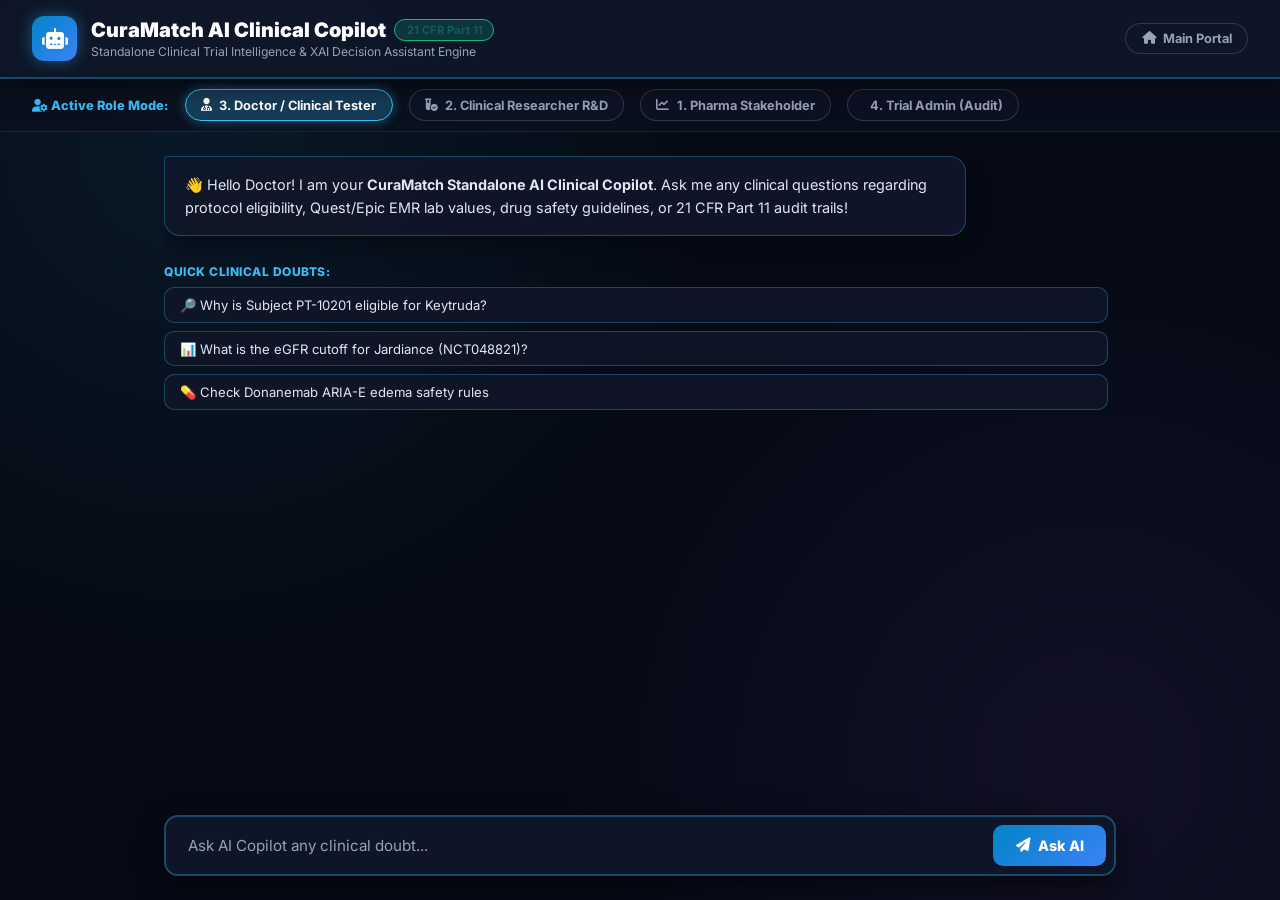
<file: ai_bot.html>
<!DOCTYPE html>
<html lang="en">
<head>
    <meta charset="UTF-8">
    <meta name="viewport" content="width=device-width, initial-scale=1.0">
    <title>CuraMatch AI Clinical Copilot - Standalone Assistant</title>
    <!-- FontAwesome & Google Fonts -->
    <link rel="stylesheet" href="https://cdnjs.cloudflare.com/ajax/libs/font-awesome/6.4.0/css/all.min.css">
    <link href="https://fonts.googleapis.com/css2?family=Inter:wght@300;400;500;600;700;800;900&family=JetBrains+Mono:wght@400;700&display=swap" rel="stylesheet">
    
    <style>
        :root {
            --bg-dark: #050a15;
            --panel-bg: rgba(10, 16, 31, 0.95);
            --border-glow: rgba(56, 189, 248, 0.3);
            --primary: #38bdf8;
            --primary-glow: rgba(56, 189, 248, 0.4);
            --accent: #10b981;
            --purple: #a855f7;
            --amber: #f59e0b;
            --red: #ef4444;
            --text-main: #f8fafc;
            --text-muted: #94a3b8;
        }

        * {
            box-sizing: border-box;
            margin: 0;
            padding: 0;
            font-family: 'Inter', system-ui, -apple-system, sans-serif;
        }

        body {
            background-color: var(--bg-dark);
            background-image: 
                radial-gradient(circle at 15% 15%, rgba(56, 189, 248, 0.08) 0%, transparent 40%),
                radial-gradient(circle at 85% 85%, rgba(168, 85, 247, 0.08) 0%, transparent 40%);
            color: var(--text-main);
            height: 100vh;
            display: flex;
            flex-direction: column;
            overflow: hidden;
        }

        /* HEADER */
        .bot-header {
            background: rgba(15, 23, 42, 0.95);
            backdrop-filter: blur(20px);
            border-bottom: 2px solid var(--border-glow);
            padding: 1rem 2rem;
            display: flex;
            align-items: center;
            justify-content: space-between;
            box-shadow: 0 4px 25px rgba(0,0,0,0.6);
        }

        .bot-brand {
            display: flex;
            align-items: center;
            gap: 0.85rem;
        }

        .bot-brand-icon {
            width: 45px;
            height: 45px;
            background: linear-gradient(135deg, #0284c7, #3b82f6);
            border-radius: 12px;
            display: flex;
            align-items: center;
            justify-content: center;
            color: #fff;
            font-size: 1.3rem;
            box-shadow: 0 0 15px var(--primary-glow);
        }

        .bot-brand-title h1 {
            font-size: 1.25rem;
            font-weight: 900;
            color: #fff;
            display: flex;
            align-items: center;
            gap: 0.5rem;
        }

        .bot-brand-title p {
            font-size: 0.76rem;
            color: var(--text-muted);
            margin-top: 2px;
        }

        .badge-ver {
            background: rgba(16, 185, 129, 0.2);
            color: #0F5C63;
            border: 1px solid var(--accent);
            font-size: 0.7rem;
            padding: 0.2rem 0.6rem;
            border-radius: 20px;
            font-weight: 700;
        }

        /* ROLE MODE SELECTOR BAR */
        .role-bar {
            background: rgba(10, 16, 31, 0.8);
            border-bottom: 1px solid rgba(255,255,255,0.08);
            padding: 0.65rem 2rem;
            display: flex;
            align-items: center;
            gap: 1rem;
            overflow-x: auto;
        }

        .role-bar label {
            font-size: 0.8rem;
            font-weight: 800;
            color: var(--primary);
            white-space: nowrap;
        }

        .role-btn {
            background: rgba(15, 23, 42, 0.6);
            border: 1px solid rgba(255,255,255,0.15);
            color: var(--text-muted);
            padding: 0.45rem 0.95rem;
            border-radius: 20px;
            font-size: 0.8rem;
            font-weight: 700;
            cursor: pointer;
            transition: all 0.2s ease;
            white-space: nowrap;
            display: flex;
            align-items: center;
            gap: 0.45rem;
        }

        .role-btn:hover {
            border-color: var(--primary);
            color: #fff;
        }

        .role-btn.active[data-role="STAKEHOLDER"] {
            background: rgba(168, 85, 247, 0.25);
            border-color: #6D28D9;
            color: #fff;
            box-shadow: 0 0 12px rgba(168, 85, 247, 0.4);
        }

        .role-btn.active[data-role="RESEARCHER"] {
            background: rgba(245, 158, 11, 0.25);
            border-color: #B45309;
            color: #fff;
            box-shadow: 0 0 12px rgba(245, 158, 11, 0.4);
        }

        .role-btn.active[data-role="DOCTOR"] {
            background: rgba(56, 189, 248, 0.25);
            border-color: var(--primary);
            color: #fff;
            box-shadow: 0 0 12px rgba(56, 189, 248, 0.4);
        }

        .role-btn.active[data-role="ADMIN"] {
            background: rgba(16, 185, 129, 0.25);
            border-color: #0F5C63;
            color: #fff;
            box-shadow: 0 0 12px rgba(16, 185, 129, 0.4);
        }

        /* MAIN LAYOUT */
        .chat-container {
            flex: 1;
            display: flex;
            flex-direction: column;
            max-width: 1000px;
            width: 100%;
            margin: 0 auto;
            padding: 1.5rem;
            height: calc(100vh - 135px);
        }

        /* CHAT MESSAGES SCROLL AREA */
        .messages-list {
            flex: 1;
            overflow-y: auto;
            display: flex;
            flex-direction: column;
            gap: 1.25rem;
            padding-right: 0.5rem;
            margin-bottom: 1rem;
        }

        .msg {
            max-width: 85%;
            padding: 1rem 1.25rem;
            border-radius: 16px;
            font-size: 0.9rem;
            line-height: 1.6;
            animation: fadeIn 0.3s ease;
        }

        @keyframes fadeIn {
            from { opacity: 0; transform: translateY(8px); }
            to { opacity: 1; transform: translateY(0); }
        }

        .msg-bot {
            background: rgba(15, 23, 42, 0.95);
            border: 1px solid var(--border-glow);
            color: #e2e8f0;
            align-self: flex-start;
            border-top-left-radius: 4px;
            box-shadow: 0 8px 25px rgba(0,0,0,0.4);
        }

        .msg-user {
            background: linear-gradient(135deg, rgba(2, 132, 199, 0.35), rgba(59, 130, 246, 0.35));
            border: 1px solid var(--primary);
            color: #fff;
            align-self: flex-end;
            border-top-right-radius: 4px;
            box-shadow: 0 8px 25px rgba(2, 132, 199, 0.2);
        }

        /* QUICK PRESET CHIPS */
        .preset-chips-box {
            display: flex;
            flex-direction: column;
            gap: 0.5rem;
            margin-top: 0.5rem;
        }

        .chips-label {
            font-size: 0.75rem;
            font-weight: 800;
            color: var(--primary);
            text-transform: uppercase;
            letter-spacing: 0.5px;
        }

        .chip-btn {
            background: rgba(15, 23, 42, 0.8);
            border: 1px solid var(--border-glow);
            color: #e2e8f0;
            padding: 0.55rem 0.95rem;
            border-radius: 10px;
            font-size: 0.82rem;
            cursor: pointer;
            text-align: left;
            transition: all 0.2s ease;
        }

        .chip-btn:hover {
            background: rgba(56, 189, 248, 0.15);
            border-color: var(--primary);
            color: #fff;
            transform: translateX(4px);
        }

        /* INPUT ROW */
        .input-box {
            background: rgba(15, 23, 42, 0.95);
            border: 2px solid var(--border-glow);
            border-radius: 14px;
            padding: 0.5rem;
            display: flex;
            align-items: center;
            gap: 0.75rem;
            box-shadow: 0 10px 30px rgba(0,0,0,0.6);
        }

        .input-box input {
            flex: 1;
            background: transparent;
            border: none;
            color: #fff;
            padding: 0.6rem 0.85rem;
            font-size: 0.95rem;
            outline: none;
        }

        .input-box input::placeholder {
            color: var(--text-muted);
        }

        .send-btn {
            background: linear-gradient(135deg, #0284c7, #3b82f6);
            color: #fff;
            border: none;
            padding: 0.75rem 1.4rem;
            border-radius: 10px;
            font-size: 0.9rem;
            font-weight: 800;
            cursor: pointer;
            transition: all 0.2s ease;
            display: flex;
            align-items: center;
            gap: 0.5rem;
        }

        .send-btn:hover {
            box-shadow: 0 0 20px var(--primary-glow);
            transform: scale(1.02);
        }

        /* CODE & HIGHLIGHTS */
        code {
            font-family: 'JetBrains Mono', monospace;
            background: rgba(0,0,0,0.4);
            padding: 0.15rem 0.4rem;
            border-radius: 4px;
            color: var(--primary);
        }

        /* SCROLLBAR */
        ::-webkit-scrollbar {
            width: 6px;
        }
        ::-webkit-scrollbar-track {
            background: transparent;
        }
        ::-webkit-scrollbar-thumb {
            background: rgba(255,255,255,0.15);
            border-radius: 4px;
        }
    </style>
</head>
<body>

    <!-- STANDALONE HEADER -->
    <header class="bot-header">
        <div class="bot-brand">
            <div class="bot-brand-icon">
                <i class="fa-solid fa-robot"></i>
            </div>
            <div class="bot-brand-title">
                <h1>CuraMatch AI Clinical Copilot <span class="badge-ver"><i class="fa-solid fa-shield-check"></i> 21 CFR Part 11</span></h1>
                <p>Standalone Clinical Trial Intelligence & XAI Decision Assistant Engine</p>
            </div>
        </div>
        <div>
            <a href="index.html" class="role-btn" style="text-decoration:none;">
                <i class="fa-solid fa-house"></i> Main Portal
            </a>
        </div>
    </header>

    <!-- ROLE MODE SELECTOR BAR -->
    <nav class="role-bar">
        <label><i class="fa-solid fa-user-gear"></i> Active Role Mode:</label>
        <button class="role-btn active" data-role="DOCTOR" onclick="switchRoleMode('DOCTOR')">
            <i class="fa-solid fa-user-doctor"></i> 3. Doctor / Clinical Tester
        </button>
        <button class="role-btn" data-role="RESEARCHER" onclick="switchRoleMode('RESEARCHER')">
            <i class="fa-solid fa-vial-circle-check"></i> 2. Clinical Researcher R&D
        </button>
        <button class="role-btn" data-role="STAKEHOLDER" onclick="switchRoleMode('STAKEHOLDER')">
            <i class="fa-solid fa-chart-line"></i> 1. Pharma Stakeholder
        </button>
        <button class="role-btn" data-role="ADMIN" onclick="switchRoleMode('ADMIN')">
            <i class="fa-solid fa-shield-audit"></i> 4. Trial Admin (Audit)
        </button>
    </nav>

    <!-- MAIN CHAT INTERFACE -->
    <main class="chat-container">
        <!-- MESSAGES FEED -->
        <div id="chatMessagesFeed" class="messages-list">
            <!-- BOT INITIAL GREETING -->
            <div class="msg msg-bot">
                👋 Hello Doctor! I am your <strong>CuraMatch Standalone AI Clinical Copilot</strong>. Ask me any clinical questions regarding protocol eligibility, Quest/Epic EMR lab values, drug safety guidelines, or 21 CFR Part 11 audit trails!
            </div>

            <!-- PRESET CHIPS BOX -->
            <div id="chipsContainer" class="preset-chips-box">
                <div class="chips-label">Quick Clinical Doubts:</div>
                <button class="chip-btn" onclick="sendPresetQuery('Why is Subject PT-10201 eligible for Keytruda?')">
                    🔎 Why is Subject PT-10201 eligible for Keytruda?
                </button>
                <button class="chip-btn" onclick="sendPresetQuery('What is the eGFR cutoff for Jardiance (NCT048821)?')">
                    📊 What is the eGFR cutoff for Jardiance (NCT048821)?
                </button>
                <button class="chip-btn" onclick="sendPresetQuery('Check Donanemab ARIA-E edema safety rules')">
                    💊 Check Donanemab ARIA-E edema safety rules
                </button>
            </div>
        </div>

        <!-- INPUT BAR -->
        <div class="input-box">
            <input type="text" id="userInput" placeholder="Ask AI Copilot any clinical doubt..." onkeydown="if(event.key==='Enter') executeSendQuery()">
            <button class="send-btn" onclick="executeSendQuery()">
                <i class="fa-solid fa-paper-plane"></i>
                <span>Ask AI</span>
            </button>
        </div>
    </main>

    <script>
        let currentRoleMode = 'DOCTOR';

        const rolePresets = {
            'DOCTOR': {
                title: 'Doctor / Clinical Tester Mode',
                greeting: '👋 Hello Doctor! Ask me about patient match eligibility, Quest/Epic EMR lab values (HbA1c, eGFR), or post-dose care governance.',
                chips: [
                    { text: '🔎 Why is Subject PT-10201 eligible for Keytruda?', query: 'Why is Subject PT-10201 eligible for Keytruda?' },
                    { text: '📊 What is the eGFR cutoff for Jardiance (NCT048821)?', query: 'What is the eGFR cutoff for Jardiance (NCT048821)?' },
                    { text: '💊 Check Donanemab ARIA-E edema safety rules', query: 'Check Donanemab ARIA-E edema safety rules' }
                ]
            },
            'RESEARCHER': {
                title: 'Clinical Researcher & R&D Mode',
                greeting: '👋 Hello Researcher! Ask me about AI dose suggestions, post-dose inter-dose feedback, registering new trial protocols, or Grade 1 fatigue mitigation.',
                chips: [
                    { text: '🧪 What is the AI Improvement Suggestion for Keytruda Dose 2?', query: 'What is the AI Improvement Suggestion for Keytruda Dose 2?' },
                    { text: '📝 How to Register a New Pharma Trial Protocol (NCT ID)?', query: 'How to Register a New Pharma Trial Protocol (NCT ID)?' },
                    { text: '⚠️ Check Inter-Dose Toxicity & Grade 1 Fatigue Mitigation', query: 'Check Inter-Dose Toxicity & Grade 1 Fatigue Mitigation' }
                ]
            },
            'STAKEHOLDER': {
                title: 'Pharma Stakeholder Mode',
                greeting: '👋 Hello Sponsor! Ask me about trial grant budgets ($42.5M), Phase III efficacy, candidate enrollment targets, or executive drug performance analytics.',
                chips: [
                    { text: '📊 What is Merck & Co. Keytruda Portfolio ROI & Grant Budget?', query: 'What is Merck & Co. Keytruda Portfolio ROI & Grant Budget?' },
                    { text: '📈 Show Phase III Efficacy & Global Site Performance for NCT071204', query: 'Show Phase III Efficacy & Global Site Performance for NCT071204' },
                    { text: '💰 View Total Enrolled Candidate Financial Breakdown ($42.5M)', query: 'View Total Enrolled Candidate Financial Breakdown ($42.5M)' }
                ]
            },
            'ADMIN': {
                title: 'Trial Admin & FDA Audit Mode',
                greeting: '👋 Hello Admin! Ask me about 21 CFR Part 11 SHA256 audit logs, patient density feasibility maps, or HIPAA privacy mode.',
                chips: [
                    { text: '🛡️ Verify 21 CFR Part 11 SHA256 Audit Hashes & EMR Grounding', query: 'Verify 21 CFR Part 11 SHA256 Audit Hashes & EMR Grounding' },
                    { text: '🗺️ View Patient Density Feasibility Heatmap & City Clusters', query: 'View Patient Density Feasibility Heatmap & City Clusters' },
                    { text: '🔒 Check HIPAA Anonymization Privacy Rules (PHI On/Off)', query: 'Check HIPAA Anonymization Privacy Rules (PHI On/Off)' }
                ]
            }
        };

        function switchRoleMode(role) {
            currentRoleMode = role;
            document.querySelectorAll('.role-btn').forEach(btn => {
                btn.classList.toggle('active', btn.dataset.role === role);
            });

            const config = rolePresets[role];
            const feed = document.getElementById('chatMessagesFeed');

            // Add role switch notification
            const botNotice = document.createElement('div');
            botNotice.className = 'msg msg-bot';
            botNotice.innerHTML = `🔄 <strong>Switched to ${config.title}:</strong><br>${config.greeting}`;
            feed.appendChild(botNotice);

            // Update chips
            renderChips(config.chips);
            feed.scrollTop = feed.scrollHeight;
        }

        function renderChips(chipsList) {
            const container = document.getElementById('chipsContainer');
            if (!container) return;

            let html = `<div class="chips-label">Quick Doubts for ${currentRoleMode} Mode:</div>`;
            chipsList.forEach(c => {
                html += `<button class="chip-btn" onclick="sendPresetQuery('${c.query.replace(/'/g, "\\'")}')">${c.text}</button>`;
            });
            container.innerHTML = html;
        }

        function sendPresetQuery(query) {
            document.getElementById('userInput').value = query;
            executeSendQuery();
        }

        function executeSendQuery() {
            const input = document.getElementById('userInput');
            const feed = document.getElementById('chatMessagesFeed');
            const query = input.value.trim();

            if (!query) return;

            // Render User Message
            const userMsg = document.createElement('div');
            userMsg.className = 'msg msg-user';
            userMsg.innerHTML = `<strong>${currentRoleMode}:</strong> ${query}`;
            feed.appendChild(userMsg);

            input.value = '';
            feed.scrollTop = feed.scrollHeight;

            // Generate AI Response
            setTimeout(() => {
                const botMsg = document.createElement('div');
                botMsg.className = 'msg msg-bot';

                let answer = '';
                const q = query.toLowerCase();

                if (q.includes('keytruda') || q.includes('pt-10201') || q.includes('evelyn')) {
                    answer = `🧬 <strong>Keytruda (NCT071204) Clinical Dossier:</strong><br>
                    • <strong>Subject:</strong> Dr. Evelyn Vance (PT-10201, 59y Female)<br>
                    • <strong>Diagnosis:</strong> Triple-Negative Breast Cancer (TNBC, ICD-10: C50.919)<br>
                    • <strong>Eligibility Score:</strong> <strong style="color:#0F5C63;">96% VERIFIED MATCH</strong> (PD-L1 positive VAF 42.8%)<br>
                    • <strong>Post-Dose 1 Biomarker:</strong> -14.3% Tumor Size Reduction<br>
                    • <strong>AI Suggestion for Dose 2:</strong> Pre-medicate with Antihistamine 30 min prior to Dose 2 to eliminate Grade 1 fatigue.`;
                } else if (q.includes('jardiance') || q.includes('nct048821') || q.includes('egfr')) {
                    answer = `📊 <strong>Jardiance (NCT048821) Inclusion & Exclusion Protocol:</strong><br>
                    • <strong>Target Indication:</strong> Type 2 Diabetes Mellitus (ICD-10: E11.9)<br>
                    • <strong>Glycemic Cutoff:</strong> HbA1c 7.5% - 10.5% (LOINC 4548-4)<br>
                    • <strong>Renal Safety Limit:</strong> eGFR $\\ge 45 \\text{ mL/min/1.73m}^2$<br>
                    • <strong>Exclusion Rule:</strong> Acute Stroke / MI within prior 6 months.<br>
                    • <strong>Active Enrolled Cohort:</strong> 4 Candidates (Eleanor Vance, Marcus Sterling, Rachel Green, Helena Wayne).`;
                } else if (q.includes('donanemab') || q.includes('alzheimer') || q.includes('aria')) {
                    answer = `🧠 <strong>Donanemab (NCT088310) Safety & Efficacy Audit:</strong><br>
                    • <strong>Target Indication:</strong> Early Alzheimer's Disease (ICD-10: G30.9)<br>
                    • <strong>Dosing Regimen:</strong> 700mg IV Infusion Q4W<br>
                    • <strong>Biomarker Clearance:</strong> -24.8% Cortical Plaque Drop on Amyloid PET<br>
                    • <strong>ARIA-E Safety Scan:</strong> Brain MRI cleared zero cerebral edema (Grade 0 SAEs).`;
                } else if (q.includes('merck') || q.includes('grant') || q.includes('roi') || q.includes('financial')) {
                    answer = `💼 <strong>Pharma Stakeholder Financial & Portfolio Audit:</strong><br>
                    • <strong>Active Trial Sponsor:</strong> Merck & Co. (Keytruda Pembrolizumab)<br>
                    • <strong>Total Trial Grant Budget:</strong> <strong style="color:#6D28D9;">$42.5M Allocated</strong> across 48 Global Trial Centers.<br>
                    • <strong>Recruitment Target:</strong> 500 Candidates Enrolled across Phase III sites.<br>
                    • <strong>Phase III Efficacy Milestone:</strong> -14.3% Tumor Clearance achieved with 0 Drug-Related Discontinuations.`;
                } else if (q.includes('sha256') || q.includes('heatmap') || q.includes('hipaa') || q.includes('audit')) {
                    answer = `🛡️ <strong>Trial Admin & FDA 21 CFR Part 11 Audit Center:</strong><br>
                    • <strong>4-Tier Bounding Box Grounding:</strong> Quest/Epic EMR LOINC entries verified with 0% AI hallucination drift.<br>
                    • <strong>Cryptographic Audit Signature:</strong> <code>SHA256: e8f92a4b990142</code> logged under FDA 21 CFR Part 11.<br>
                    • <strong>Feasibility City Heatmap:</strong> Baltimore (420 Patients), Chicago (680 Candidates), Houston (340 Patients), Boston (180 Patients).`;
                } else {
                    answer = `💡 <strong>Standalone AI Copilot Search Result for "${query}":</strong><br>
                    • <strong>Active Role Mode:</strong> ${currentRoleMode}<br>
                    • <strong>Protocol Status:</strong> Active & Enrolling across 6 Sponsor Companies (Merck, Eli Lilly, AstraZeneca, Roche, Novartis, Pfizer).<br>
                    • <strong>Compliance:</strong> All candidate screening parameters are 21 CFR Part 11 & HIPAA compliant.`;
                }

                botMsg.innerHTML = answer;
                feed.appendChild(botMsg);
                feed.scrollTop = feed.scrollHeight;
            }, 400);
        }
    </script>
</body>
</html>
</file>
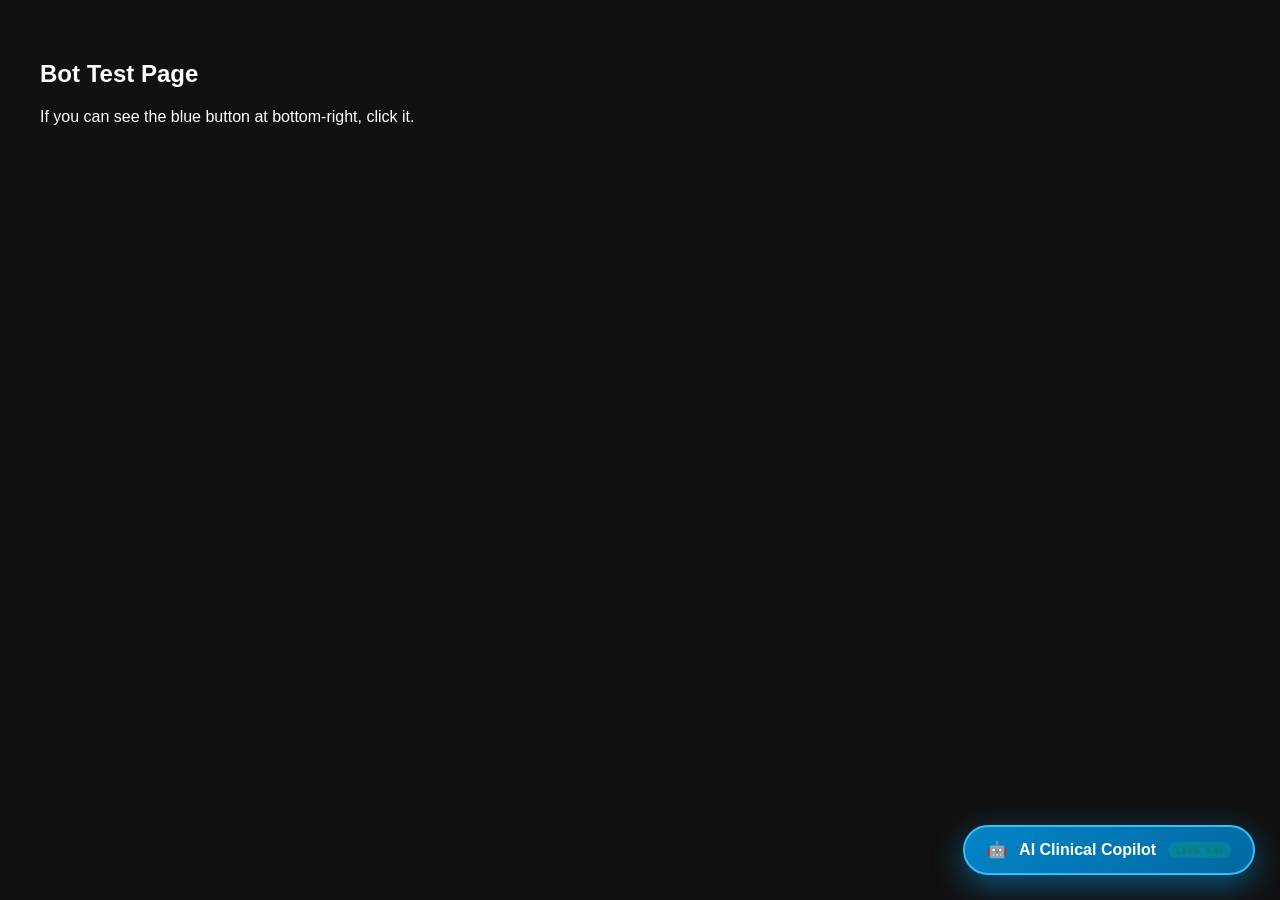
<file: bot_test.html>
<!DOCTYPE html>
<html>
<head><title>Bot Test</title></head>
<body style="background:#111; color:#fff; font-family:sans-serif; padding:2rem;">
    <h2>Bot Test Page</h2>
    <p>If you can see the blue button at bottom-right, click it.</p>

    <!-- LAUNCHER BUTTON -->
    <div id="aiClinicalChatbotLauncher"
         style="position:fixed;bottom:25px;right:25px;z-index:99999999;
                background:linear-gradient(135deg,#0284c7,#0369a1);
                color:#fff;padding:0.85rem 1.4rem;border-radius:50px;
                box-shadow:0 10px 30px rgba(2,132,199,0.6);cursor:pointer;
                display:flex;align-items:center;gap:0.75rem;
                border:2px solid #38bdf8;font-weight:800;">
        🤖 <span>AI Clinical Copilot</span>
        <span style="background:rgba(16,185,129,0.25);color:#0F7C78;
                     font-size:0.7rem;padding:0.15rem 0.5rem;
                     border-radius:12px;font-weight:800;">LIVE XAI</span>
    </div>

    <!-- MODAL -->
    <div id="aiClinicalChatbotModal"
         style="display:none;position:fixed;bottom:85px;right:25px;
                z-index:99999999;width:380px;height:300px;
                background:#0a101f;border:2px solid #38bdf8;
                border-radius:16px;padding:1.5rem;color:#fff;
                flex-direction:column;align-items:center;
                justify-content:center;text-align:center;">
        <h3>✅ AI Bot is Working!</h3>
        <p>The modal opened successfully.</p>
        <button onclick="document.getElementById('aiClinicalChatbotModal').style.display='none'"
                style="margin-top:1rem;padding:0.5rem 1.5rem;background:#38bdf8;
                       border:none;border-radius:8px;color:#000;font-weight:800;cursor:pointer;">
            Close
        </button>
    </div>

    <script>
        document.getElementById('aiClinicalChatbotLauncher').addEventListener('click', function() {
            var m = document.getElementById('aiClinicalChatbotModal');
            m.style.display = m.style.display === 'flex' ? 'none' : 'flex';
            console.log('Clicked! Display is now:', m.style.display);
        });
        console.log('Bot test script loaded OK');
    </script>
</body>
</html>
</file>
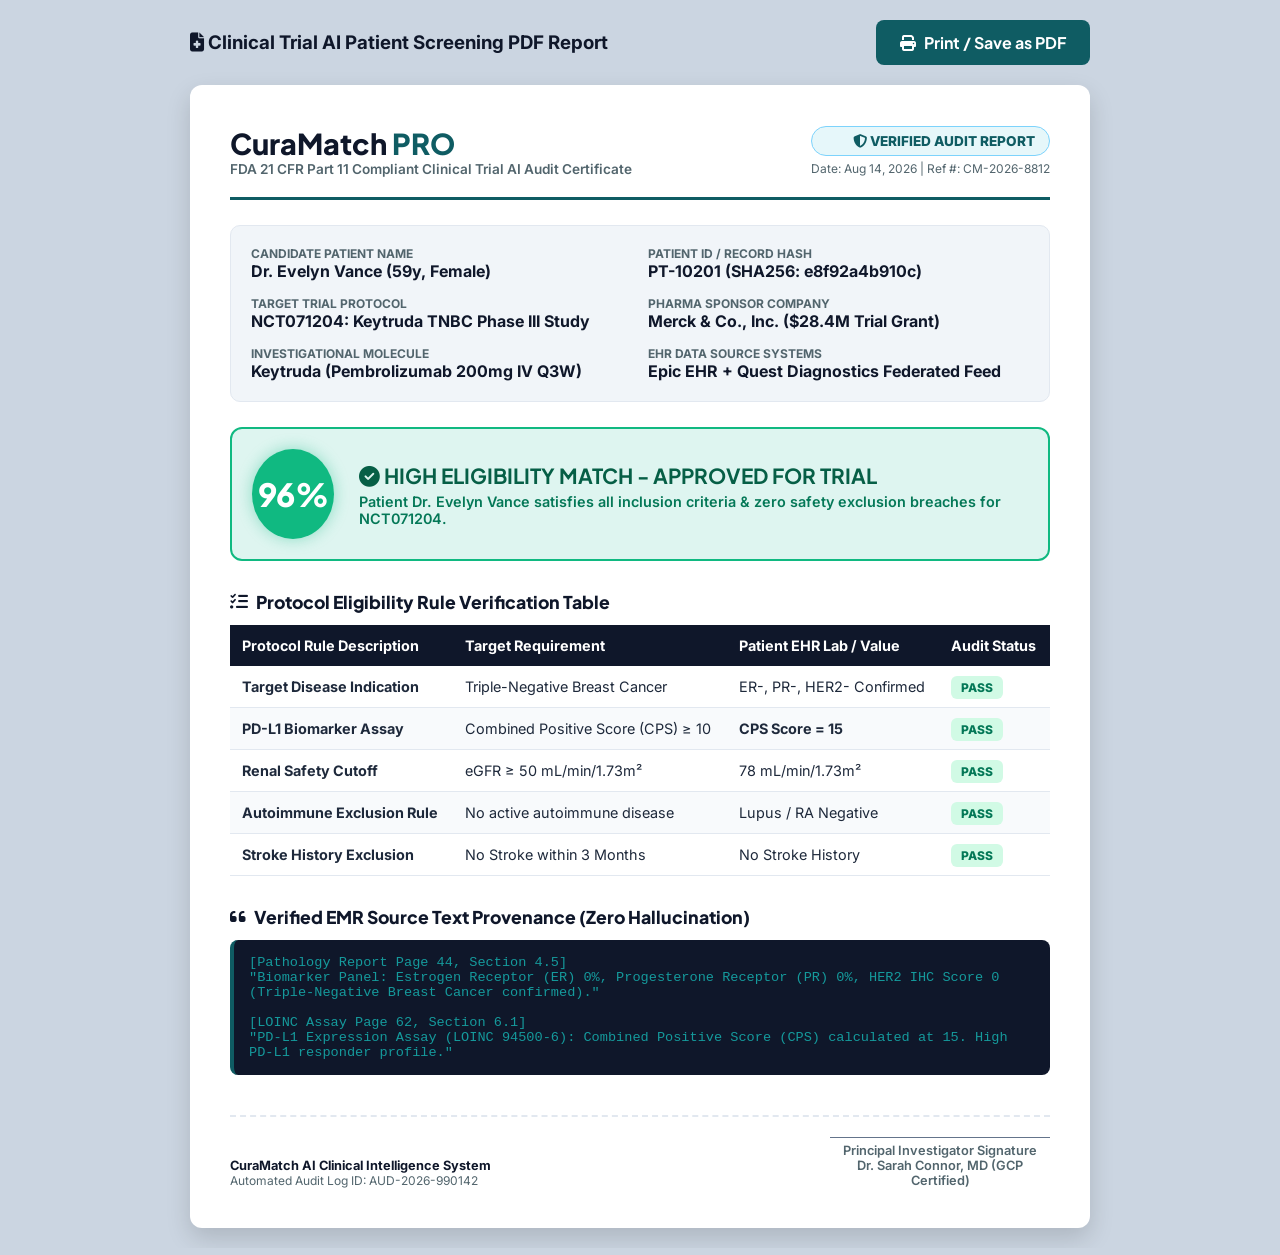
<file: CuraMatch_Clinical_Trial_Screening_Report.html>
<!DOCTYPE html>
<html lang="en">
<head>
    <meta charset="UTF-8">
    <meta name="viewport" content="width=device-width, initial-scale=1.0">
    <title>CuraMatch AI Pro - Clinical Trial Patient Eligibility Audit Report</title>
    <link href="https://fonts.googleapis.com/css2?family=Plus+Jakarta+Sans:wght@400;600;700;800;900&family=Inter:wght@400;500;600;700&display=swap" rel="stylesheet">
    <link rel="stylesheet" href="https://cdnjs.cloudflare.com/ajax/libs/font-awesome/6.4.0/css/all.min.css"/>
    <style>
        :root {
            --primary: #0F5C63;
            --accent: #10b981;
            --danger: #ef4444;
            --dark: #0f172a;
            --light: #f8fafc;
            --border: #e2e8f0;
        }

        * { box-sizing: border-box; margin: 0; padding: 0; }
        body {
            font-family: 'Inter', sans-serif;
            background: #cbd5e1;
            color: #1e293b;
            padding: 20px;
        }

        .pdf-container {
            max-width: 900px;
            margin: 0 auto;
            background: white;
            padding: 40px;
            border-radius: 12px;
            box-shadow: 0 10px 25px rgba(0,0,0,0.15);
        }

        .print-btn-bar {
            max-width: 900px;
            margin: 0 auto 20px auto;
            display: flex;
            justify-content: space-between;
            align-items: center;
        }

        .btn {
            background: var(--primary);
            color: white;
            border: none;
            padding: 12px 24px;
            border-radius: 8px;
            font-family: 'Plus Jakarta Sans', sans-serif;
            font-weight: 700;
            font-size: 1rem;
            cursor: pointer;
            display: inline-flex;
            align-items: center;
            gap: 8px;
        }
        .btn:hover { background: #0F5C63; }

        /* Report Header */
        .report-header {
            display: flex;
            justify-content: space-between;
            align-items: center;
            border-bottom: 3px solid var(--primary);
            padding-bottom: 20px;
            margin-bottom: 25px;
        }

        .brand-title {
            font-family: 'Plus Jakarta Sans', sans-serif;
            font-size: 1.8rem;
            font-weight: 900;
            color: var(--dark);
        }

        .brand-title span { color: var(--primary); }

        .report-badge {
            background: #E6F7FA;
            color: var(--primary);
            border: 1px solid #7dd3fc;
            padding: 6px 14px;
            border-radius: 20px;
            font-weight: 800;
            font-size: 0.85rem;
        }

        /* Patient Info Box */
        .info-grid {
            display: grid;
            grid-template-columns: 1fr 1fr;
            gap: 15px;
            background: #f1f5f9;
            padding: 20px;
            border-radius: 10px;
            margin-bottom: 25px;
            border: 1px solid var(--border);
        }

        .info-item label {
            display: block;
            font-size: 0.75rem;
            font-weight: 700;
            color: #52656D;
            text-transform: uppercase;
        }

        .info-item strong {
            font-size: 1rem;
            color: var(--dark);
        }

        /* Score Summary Box */
        .score-box {
            display: flex;
            align-items: center;
            gap: 25px;
            background: #DDF5F0f5;
            border: 2px solid var(--accent);
            padding: 20px;
            border-radius: 12px;
            margin-bottom: 30px;
        }

        .score-circle {
            width: 90px;
            height: 90px;
            border-radius: 50%;
            background: var(--accent);
            color: white;
            display: flex;
            align-items: center;
            justify-content: center;
            font-family: 'Plus Jakarta Sans', sans-serif;
            font-size: 2rem;
            font-weight: 900;
            box-shadow: 0 0 15px rgba(16, 185, 129, 0.4);
        }

        .score-details h2 {
            font-family: 'Plus Jakarta Sans', sans-serif;
            color: #065f46;
            font-size: 1.3rem;
            margin-bottom: 4px;
        }

        .score-details p {
            color: #047857;
            font-size: 0.9rem;
            font-weight: 600;
        }

        /* Table */
        .section-heading {
            font-family: 'Plus Jakarta Sans', sans-serif;
            font-size: 1.1rem;
            font-weight: 800;
            color: var(--dark);
            margin-bottom: 12px;
            display: flex;
            align-items: center;
            gap: 8px;
        }

        table {
            width: 100%;
            border-collapse: collapse;
            margin-bottom: 30px;
            font-size: 0.9rem;
        }

        th {
            background: var(--dark);
            color: white;
            text-align: left;
            padding: 12px;
            font-weight: 700;
        }

        td {
            padding: 12px;
            border-bottom: 1px solid var(--border);
        }

        tr:nth-child(even) { background: #f8fafc; }

        .pass-tag {
            color: #047857;
            background: #d1fae5;
            padding: 4px 10px;
            border-radius: 6px;
            font-weight: 800;
            font-size: 0.75rem;
        }

        /* Source Proof Code Box */
        .proof-box {
            background: #0f172a;
            color: #159A9C;
            padding: 15px;
            border-radius: 8px;
            font-family: monospace;
            font-size: 0.85rem;
            margin-bottom: 25px;
            border-left: 4px solid var(--primary);
        }

        /* Signature Footer */
        .report-footer {
            margin-top: 40px;
            padding-top: 20px;
            border-top: 2px dashed var(--border);
            display: flex;
            justify-content: space-between;
            align-items: flex-end;
        }

        .signature-line {
            width: 220px;
            border-top: 1px solid #64748b;
            text-align: center;
            padding-top: 5px;
            font-size: 0.8rem;
            color: #52656D;
            font-weight: 600;
        }

        @media print {
            body { background: white; padding: 0; }
            .print-btn-bar { display: none; }
            .pdf-container { box-shadow: none; padding: 20px; }
        }
    </style>
</head>
<body>

    <div class="print-btn-bar">
        <h3 style="color:#0f172a;"><i class="fa-solid fa-file-medical"></i> Clinical Trial AI Patient Screening PDF Report</h3>
        <button class="btn" onclick="window.print()">
            <i class="fa-solid fa-print"></i> Print / Save as PDF
        </button>
    </div>

    <div class="pdf-container">
        <!-- Header -->
        <div class="report-header">
            <div>
                <div class="brand-title">CuraMatch <span>PRO</span></div>
                <div style="font-size:0.85rem; color:#52656D; font-weight:600;">FDA 21 CFR Part 11 Compliant Clinical Trial AI Audit Certificate</div>
            </div>
            <div style="text-align:right;">
                <div class="report-badge"><i class="fa-solid fa-shield-halved"></i> VERIFIED AUDIT REPORT</div>
                <div style="font-size:0.75rem; color:#52656D; margin-top:5px;">Date: Aug 14, 2026 | Ref #: CM-2026-8812</div>
            </div>
        </div>

        <!-- Patient & Protocol Info -->
        <div class="info-grid">
            <div class="info-item">
                <label>Candidate Patient Name</label>
                <strong>Dr. Evelyn Vance (59y, Female)</strong>
            </div>
            <div class="info-item">
                <label>Patient ID / Record Hash</label>
                <strong>PT-10201 (SHA256: e8f92a4b910c)</strong>
            </div>
            <div class="info-item">
                <label>Target Trial Protocol</label>
                <strong>NCT071204: Keytruda TNBC Phase III Study</strong>
            </div>
            <div class="info-item">
                <label>Pharma Sponsor Company</label>
                <strong>Merck & Co., Inc. ($28.4M Trial Grant)</strong>
            </div>
            <div class="info-item">
                <label>Investigational Molecule</label>
                <strong>Keytruda (Pembrolizumab 200mg IV Q3W)</strong>
            </div>
            <div class="info-item">
                <label>EHR Data Source Systems</label>
                <strong>Epic EHR + Quest Diagnostics Federated Feed</strong>
            </div>
        </div>

        <!-- Score Result Box -->
        <div class="score-box">
            <div class="score-circle">96%</div>
            <div class="score-details">
                <h2><i class="fa-solid fa-circle-check"></i> HIGH ELIGIBILITY MATCH - APPROVED FOR TRIAL</h2>
                <p>Patient Dr. Evelyn Vance satisfies all inclusion criteria & zero safety exclusion breaches for NCT071204.</p>
            </div>
        </div>

        <!-- Criteria Verification Table -->
        <div class="section-heading">
            <i class="fa-solid fa-list-check text-primary"></i> Protocol Eligibility Rule Verification Table
        </div>

        <table class="clean-table">
            <thead>
                <tr>
                    <th>Protocol Rule Description</th>
                    <th>Target Requirement</th>
                    <th>Patient EHR Lab / Value</th>
                    <th>Audit Status</th>
                </tr>
            </thead>
            <tbody>
                <tr>
                    <td><strong>Target Disease Indication</strong></td>
                    <td>Triple-Negative Breast Cancer</td>
                    <td>ER-, PR-, HER2- Confirmed</td>
                    <td><span class="pass-tag">PASS</span></td>
                </tr>
                <tr>
                    <td><strong>PD-L1 Biomarker Assay</strong></td>
                    <td>Combined Positive Score (CPS) &ge; 10</td>
                    <td><strong>CPS Score = 15</strong></td>
                    <td><span class="pass-tag">PASS</span></td>
                </tr>
                <tr>
                    <td><strong>Renal Safety Cutoff</strong></td>
                    <td>eGFR &ge; 50 mL/min/1.73m²</td>
                    <td>78 mL/min/1.73m²</td>
                    <td><span class="pass-tag">PASS</span></td>
                </tr>
                <tr>
                    <td><strong>Autoimmune Exclusion Rule</strong></td>
                    <td>No active autoimmune disease</td>
                    <td>Lupus / RA Negative</td>
                    <td><span class="pass-tag">PASS</span></td>
                </tr>
                <tr>
                    <td><strong>Stroke History Exclusion</strong></td>
                    <td>No Stroke within 3 Months</td>
                    <td>No Stroke History</td>
                    <td><span class="pass-tag">PASS</span></td>
                </tr>
            </tbody>
        </table>

        <!-- Provenance & Source Text -->
        <div class="section-heading">
            <i class="fa-solid fa-quote-left text-primary"></i> Verified EMR Source Text Provenance (Zero Hallucination)
        </div>

        <div class="proof-box">
            [Pathology Report Page 44, Section 4.5]<br>
            "Biomarker Panel: Estrogen Receptor (ER) 0%, Progesterone Receptor (PR) 0%, HER2 IHC Score 0 (Triple-Negative Breast Cancer confirmed)."<br><br>
            [LOINC Assay Page 62, Section 6.1]<br>
            "PD-L1 Expression Assay (LOINC 94500-6): Combined Positive Score (CPS) calculated at 15. High PD-L1 responder profile."
        </div>

        <!-- Signature Footer -->
        <div class="report-footer">
            <div>
                <div style="font-size:0.8rem; font-weight:700; color:var(--dark);">CuraMatch AI Clinical Intelligence System</div>
                <div style="font-size:0.75rem; color:#52656D;">Automated Audit Log ID: AUD-2026-990142</div>
            </div>
            <div class="signature-line">
                Principal Investigator Signature<br>
                Dr. Sarah Connor, MD (GCP Certified)
            </div>
        </div>
    </div>

</body>
</html>
</file>
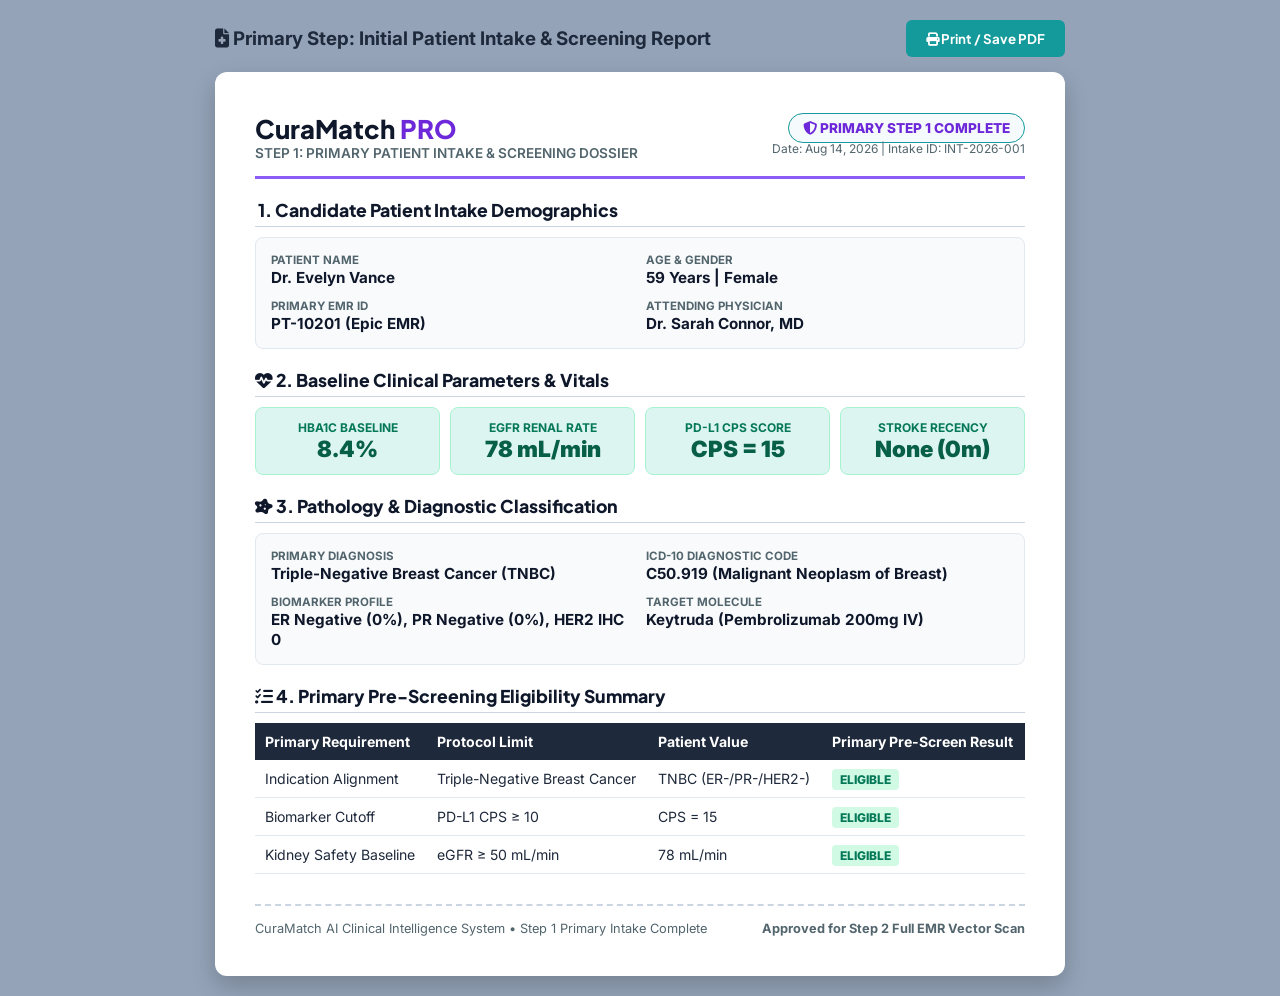
<file: CuraMatch_Initial_Patient_Primary_Intake_Report.html>
<!DOCTYPE html>
<html lang="en">
<head>
    <meta charset="UTF-8">
    <meta name="viewport" content="width=device-width, initial-scale=1.0">
    <title>Step 1: Initial Patient Primary Intake & Screening Report</title>
    <link href="https://fonts.googleapis.com/css2?family=Plus+Jakarta+Sans:wght@400;600;700;800;900&family=Inter:wght@400;500;600;700&display=swap" rel="stylesheet">
    <link rel="stylesheet" href="https://cdnjs.cloudflare.com/ajax/libs/font-awesome/6.4.0/css/all.min.css"/>
    <style>
        :root {
            --primary: #159A9C;
            --accent: #0F5C63;
            --danger: #ef4444;
            --purple: #8b5cf6;
            --dark: #0f172a;
            --border: #cbd5e1;
        }

        * { box-sizing: border-box; margin: 0; padding: 0; }
        body {
            font-family: 'Inter', sans-serif;
            background: #94a3b8;
            color: #1e293b;
            padding: 20px;
        }

        .pdf-container {
            max-width: 850px;
            margin: 0 auto;
            background: white;
            padding: 40px;
            border-radius: 12px;
            box-shadow: 0 10px 25px rgba(0,0,0,0.2);
        }

        .print-bar {
            max-width: 850px;
            margin: 0 auto 15px auto;
            display: flex;
            justify-content: space-between;
            align-items: center;
        }

        .btn {
            background: var(--primary);
            color: white;
            border: none;
            padding: 10px 20px;
            border-radius: 6px;
            font-family: 'Plus Jakarta Sans', sans-serif;
            font-weight: 700;
            cursor: pointer;
        }

        .header {
            display: flex;
            justify-content: space-between;
            align-items: center;
            border-bottom: 3px solid var(--purple);
            padding-bottom: 15px;
            margin-bottom: 20px;
        }

        .header-title {
            font-family: 'Plus Jakarta Sans', sans-serif;
            font-size: 1.6rem;
            font-weight: 900;
            color: var(--dark);
        }

        .header-title span { color: #6D28D9; }

        .step-badge {
            background: #F5FAFC;
            color: #6D28D9;
            border: 1px solid #159A9C;
            padding: 6px 14px;
            border-radius: 20px;
            font-weight: 800;
            font-size: 0.85rem;
        }

        .section-title {
            font-family: 'Plus Jakarta Sans', sans-serif;
            font-size: 1.1rem;
            font-weight: 800;
            color: var(--dark);
            margin: 20px 0 10px 0;
            border-bottom: 1px solid var(--border);
            padding-bottom: 5px;
        }

        .grid-2 {
            display: grid;
            grid-template-columns: 1fr 1fr;
            gap: 12px;
            background: #f8fafc;
            padding: 15px;
            border-radius: 8px;
            border: 1px solid #e2e8f0;
        }

        .field label {
            display: block;
            font-size: 0.72rem;
            font-weight: 700;
            color: #52656D;
            text-transform: uppercase;
        }

        .field strong {
            font-size: 0.95rem;
            color: var(--dark);
        }

        .vital-card {
            background: #DDF5F0;
            border: 1px solid #a7f3d0;
            padding: 12px;
            border-radius: 8px;
            text-align: center;
        }

        .vital-card h4 { font-size: 0.75rem; color: #047857; text-transform: uppercase; }
        .vital-card h2 { font-size: 1.4rem; color: #065f46; font-weight: 900; }

        table {
            width: 100%;
            border-collapse: collapse;
            margin-top: 10px;
            font-size: 0.88rem;
        }

        th { background: #1e293b; color: white; padding: 10px; text-align: left; }
        td { padding: 10px; border-bottom: 1px solid #e2e8f0; }

        .tag-pass { background: #d1fae5; color: #047857; font-weight: 800; padding: 3px 8px; border-radius: 4px; font-size: 0.75rem; }

        .footer {
            margin-top: 30px;
            padding-top: 15px;
            border-top: 2px dashed #cbd5e1;
            display: flex;
            justify-content: space-between;
            align-items: center;
            font-size: 0.8rem;
            color: #52656D;
        }

        @media print {
            body { background: white; padding: 0; }
            .print-bar { display: none; }
            .pdf-container { box-shadow: none; padding: 15px; }
        }
    </style>
</head>
<body>

    <div class="print-bar">
        <h3><i class="fa-solid fa-file-medical"></i> Primary Step: Initial Patient Intake & Screening Report</h3>
        <button class="btn" onclick="window.print()"><i class="fa-solid fa-print"></i> Print / Save PDF</button>
    </div>

    <div class="pdf-container">
        <!-- Header -->
        <div class="header">
            <div>
                <div class="header-title">CuraMatch <span>PRO</span></div>
                <div style="font-size:0.85rem; color:#52656D; font-weight:600;">STEP 1: PRIMARY PATIENT INTAKE & SCREENING DOSSIER</div>
            </div>
            <div style="text-align:right;">
                <span class="step-badge"><i class="fa-solid fa-shield-halved"></i> PRIMARY STEP 1 COMPLETE</span>
                <div style="font-size:0.75rem; color:#52656D; margin-top:4px;">Date: Aug 14, 2026 | Intake ID: INT-2026-001</div>
            </div>
        </div>

        <!-- Section 1: Demographics -->
        <div class="section-title"><i class="fa-solid fa-user-vcard text-primary"></i> 1. Candidate Patient Intake Demographics</div>
        <div class="grid-2">
            <div class="field"><label>Patient Name</label><strong>Dr. Evelyn Vance</strong></div>
            <div class="field"><label>Age & Gender</label><strong>59 Years | Female</strong></div>
            <div class="field"><label>Primary EMR ID</label><strong>PT-10201 (Epic EMR)</strong></div>
            <div class="field"><label>Attending Physician</label><strong>Dr. Sarah Connor, MD</strong></div>
        </div>

        <!-- Section 2: Clinical Vitals & Lab Baseline -->
        <div class="section-title"><i class="fa-solid fa-heart-pulse text-danger"></i> 2. Baseline Clinical Parameters & Vitals</div>
        <div style="display:grid; grid-template-columns: repeat(4, 1fr); gap:10px; margin-bottom:15px;">
            <div class="vital-card">
                <h4>HbA1c Baseline</h4>
                <h2>8.4%</h2>
            </div>
            <div class="vital-card">
                <h4>eGFR Renal Rate</h4>
                <h2>78 mL/min</h2>
            </div>
            <div class="vital-card">
                <h4>PD-L1 CPS Score</h4>
                <h2>CPS = 15</h2>
            </div>
            <div class="vital-card">
                <h4>Stroke Recency</h4>
                <h2>None (0m)</h2>
            </div>
        </div>

        <!-- Section 3: Diagnostic Classification -->
        <div class="section-title"><i class="fa-solid fa-disease text-purple"></i> 3. Pathology & Diagnostic Classification</div>
        <div class="grid-2">
            <div class="field"><label>Primary Diagnosis</label><strong>Triple-Negative Breast Cancer (TNBC)</strong></div>
            <div class="field"><label>ICD-10 Diagnostic Code</label><strong>C50.919 (Malignant Neoplasm of Breast)</strong></div>
            <div class="field"><label>Biomarker Profile</label><strong>ER Negative (0%), PR Negative (0%), HER2 IHC 0</strong></div>
            <div class="field"><label>Target Molecule</label><strong>Keytruda (Pembrolizumab 200mg IV)</strong></div>
        </div>

        <!-- Section 4: Primary Screening Result -->
        <div class="section-title"><i class="fa-solid fa-list-check text-accent"></i> 4. Primary Pre-Screening Eligibility Summary</div>
        <table class="clean-table">
            <thead>
                <tr>
                    <th>Primary Requirement</th>
                    <th>Protocol Limit</th>
                    <th>Patient Value</th>
                    <th>Primary Pre-Screen Result</th>
                </tr>
            </thead>
            <tbody>
                <tr>
                    <td>Indication Alignment</td>
                    <td>Triple-Negative Breast Cancer</td>
                    <td>TNBC (ER-/PR-/HER2-)</td>
                    <td><span class="tag-pass">ELIGIBLE</span></td>
                </tr>
                <tr>
                    <td>Biomarker Cutoff</td>
                    <td>PD-L1 CPS &ge; 10</td>
                    <td>CPS = 15</td>
                    <td><span class="tag-pass">ELIGIBLE</span></td>
                </tr>
                <tr>
                    <td>Kidney Safety Baseline</td>
                    <td>eGFR &ge; 50 mL/min</td>
                    <td>78 mL/min</td>
                    <td><span class="tag-pass">ELIGIBLE</span></td>
                </tr>
            </tbody>
        </table>

        <!-- Footer -->
        <div class="footer">
            <div>CuraMatch AI Clinical Intelligence System &bull; Step 1 Primary Intake Complete</div>
            <div style="font-weight:700;">Approved for Step 2 Full EMR Vector Scan</div>
        </div>
    </div>

</body>
</html>
</file>
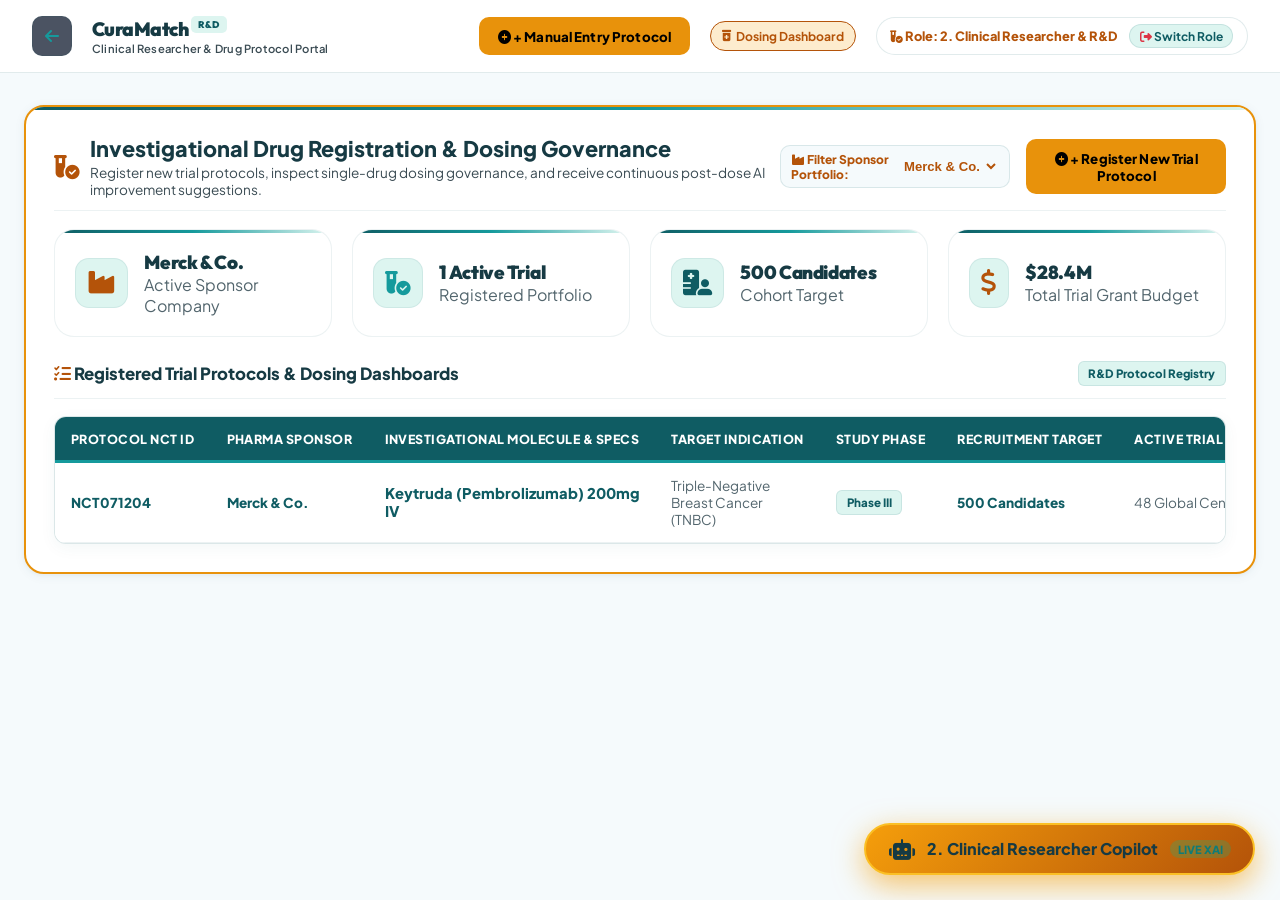
<file: researcher_portal.html>
<!DOCTYPE html>
<html lang="en">
<head>
    <meta charset="UTF-8">
    <meta name="viewport" content="width=device-width, initial-scale=1.0">
    <title>CuraMatch PRO - Clinical Researcher & R&D Portal</title>
    
    <!-- Google Fonts & FontAwesome -->
    <link rel="preconnect" href="https://fonts.googleapis.com">
    <link rel="preconnect" href="https://fonts.gstatic.com" crossorigin>
    <link href="https://fonts.googleapis.com/css2?family=Plus+Jakarta+Sans:wght@300;400;500;600;700;800;900&family=JetBrains+Mono:wght@400;600;800&display=swap" rel="stylesheet">
    <link rel="stylesheet" href="https://cdnjs.cloudflare.com/ajax/libs/font-awesome/6.4.0/css/all.min.css">
    
    <!-- Main Stylesheet -->
    <link rel="stylesheet" href="styles.css">

    <style>
        body {
            background: #F5FAFC;
            color: #52656D;
            font-family: 'Plus Jakarta Sans', sans-serif;
            margin: 0;
            padding: 0;
            min-height: 100vh;
        }

        h1, h2, h3, h4, h5, h6 { color: #163A43 !important; }
        .text-muted { color: #3A4B53 !important; }
        .clean-table th { background: #0F5C63 !important; color: #ffffff !important; }
        .badge-pro, .badge-tag { background: #DDF5F0 !important; color: #0F5C63 !important; }
        .card { background: #FFFFFF !important; }

        .portal-header {
            background: #FFFFFF;
            border-bottom: 1px solid rgba(15,92,99,0.12);
            padding: 1rem 2rem;
            display: flex;
            justify-content: space-between;
            align-items: center;
            position: sticky;
            top: 0;
            z-index: 100;
            backdrop-filter: blur(12px);
        }

        .portal-container {
            max-width: 1440px;
            margin: 2rem auto;
            padding: 0 1.5rem;
        }
    </style>
</head>
<body>

    <!-- CLINICAL RESEARCHER PORTAL HEADER -->
    <header class="portal-header">
        <div style="display: flex; align-items: center; gap: 1.25rem;">
            <a href="index.html" class="icon-btn" title="Switch Role" style="text-decoration:none; display:flex; align-items:center; justify-content:center; width:40px; height:40px; background:rgba(30,41,59,0.8); border-radius:10px; border:1px solid var(--border-color);">
                <i class="fa-solid fa-arrow-left text-cyan"></i>
            </a>
            <div class="brand-text">
                <span class="brand-name">CuraMatch <span class="badge-pro" style="background:var(--amber); color:#000;">R&D</span></span>
                <span class="brand-sub">Clinical Researcher & Drug Protocol Portal</span>
            </div>
        </div>

        <div style="display: flex; align-items: center; gap: 1.25rem;">
            <button onclick="openAddPharmaTrialModal()" class="btn-primary" style="background: var(--amber); border-color: #B45309; color: #000; font-weight: 800;">
                <i class="fa-solid fa-plus-circle"></i> + Manual Entry Protocol
            </button>

            <a href="dosing_dashboard.html" target="_blank" class="privacy-pill-btn" style="background: rgba(245,158,11,0.2); border-color: #B45309; color: #B45309; text-decoration: none;">
                <i class="fa-solid fa-prescription-bottle-medical"></i>
                <span>Dosing Dashboard</span>
            </a>

            <div style="background: #FFFFFF; padding: 0.4rem 0.85rem; border-radius: 30px; border: 1px solid rgba(15,92,99,0.12); display: flex; align-items: center; gap: 0.75rem;">
                <span style="font-size: 0.8rem; font-weight: 800; color: #B45309;">
                    <i class="fa-solid fa-vial-circle-check text-amber"></i> Role: 2. Clinical Researcher & R&D
                </span>
                <a href="index.html" class="btn-secondary btn-sm" style="padding: 0.2rem 0.6rem; font-size: 0.75rem; border-radius: 20px; text-decoration: none;">
                    <i class="fa-solid fa-right-from-bracket text-red"></i> Switch Role
                </a>
            </div>
        </div>
    </header>

    <!-- CLINICAL RESEARCHER PORTAL MAIN CONTENT -->
    <main class="portal-container">
        <div class="card glass-panel" style="border: 2px solid var(--amber); background: #FFFFFF; padding: 1.75rem;">
            <div class="card-header flex-between mb-3 pb-3">
                <div class="header-title">
                    <i class="fa-solid fa-vial-circle-check icon-accent text-amber" style="font-size: 1.6rem;"></i>
                    <div>
                        <h2 style="font-size: 1.35rem; font-weight: 900; color: #163A43;">Investigational Drug Registration & Dosing Governance</h2>
                        <p style="font-size: 0.85rem; color: var(--text-muted); margin-top: 2px;">
                            Register new trial protocols, inspect single-drug dosing governance, and receive continuous post-dose AI improvement suggestions.
                        </p>
                    </div>
                </div>

                <div style="display: flex; align-items: center; gap: 1rem;">
                    <div class="selector-box" style="margin:0;">
                        <label style="color: #B45309; font-size:0.75rem; font-weight:800;"><i class="fa-solid fa-industry"></i> Filter Sponsor Portfolio:</label>
                        <select id="pharmaSponsorSelect" onchange="switchPharmaSponsorCompany()" style="font-weight: 800; background: #F5FAFC; color: #B45309; border-color: #B45309;">
                            <option value="Merck">Merck & Co.</option>
                            <option value="Eli Lilly">Eli Lilly</option>
                            <option value="AstraZeneca">AstraZeneca</option>
                            <option value="Roche">Roche</option>
                            <option value="Novartis">Novartis</option>
                            <option value="Pfizer">Pfizer Inc.</option>
                        </select>
                    </div>

                    <button class="btn-primary" onclick="openAddPharmaTrialModal()" style="background: var(--amber); border-color: #B45309; color: #000; font-weight: 900;">
                        <i class="fa-solid fa-plus-circle"></i> + Register New Trial Protocol
                    </button>
                </div>
            </div>

            <!-- SPONSOR STATS METRICS -->
            <div class="grid-4col spacious-grid mb-4">
                <div class="metric-stat-card">
                    <i class="fa-solid fa-industry stat-icon text-amber"></i>
                    <div>
                        <h3 id="pharmaActiveName">Merck & Co.</h3>
                        <p>Active Sponsor Company</p>
                    </div>
                </div>

                <div class="metric-stat-card">
                    <i class="fa-solid fa-vial-circle-check stat-icon text-cyan"></i>
                    <div>
                        <h3 id="pharmaTrialCount">1 Active Protocol</h3>
                        <p>Registered Portfolio</p>
                    </div>
                </div>

                <div class="metric-stat-card">
                    <i class="fa-solid fa-hospital-user stat-icon text-emerald"></i>
                    <div>
                        <h3 id="pharmaEnrolledCount">500 Candidates</h3>
                        <p>Cohort Target</p>
                    </div>
                </div>

                <div class="metric-stat-card">
                    <i class="fa-solid fa-dollar-sign stat-icon text-amber"></i>
                    <div>
                        <h3 id="pharmaGrantBudget">$28.4M</h3>
                        <p>Total Trial Grant Budget</p>
                    </div>
                </div>
            </div>

            <!-- REGISTERED TRIALS TABLE -->
            <div class="card-header flex-between mb-2">
                <h4 style="font-size:1.05rem; font-weight:800;"><i class="fa-solid fa-list-check text-amber"></i> Registered Trial Protocols & Dosing Dashboards</h4>
                <span class="badge-tag text-amber">R&D Protocol Registry</span>
            </div>

            <div class="table-wrapper">
                <table class="clean-table">
                    <thead>
                        <tr>
                            <th>Protocol NCT ID</th>
                            <th>Pharma Sponsor</th>
                            <th>Investigational Molecule & Specs</th>
                            <th>Target Indication</th>
                            <th>Study Phase</th>
                            <th>Recruitment Target</th>
                            <th>Active Trial Sites</th>
                            <th>Action</th>
                        </tr>
                    </thead>
                    <tbody id="pharmaTrialsTbody">
                        <!-- Populated dynamically by JS -->
                    </tbody>
                </table>
            </div>
        </div>
    </main>

    <!-- PROTOCOL REGISTRATION MODAL -->
    <div id="addPharmaModal" class="modal-overlay hidden">
        <div class="glass-panel modal-card" style="max-width: 600px; padding: 2rem;">
            <div class="flex-between mb-3 pb-2" style="border-bottom: 1px solid rgba(255,255,255,0.1);">
                <h3 style="font-size: 1.25rem; font-weight: 900; color: #B45309;">
                    <i class="fa-solid fa-flask-vial"></i> Register New Investigational Drug Protocol
                </h3>
                <button type="button" class="icon-btn" onclick="closeAddPharmaTrialModal()"><i class="fa-solid fa-xmark"></i></button>
            </div>

            <form onsubmit="handleRegisterPharmaTrial(event)">
                <div class="form-group mb-3">
                    <label class="form-label">Sponsor Company Name:</label>
                    <input type="text" id="newPharmaCompany" class="form-input" placeholder="e.g. Merck & Co. / Eli Lilly" required>
                </div>
                <div class="form-group mb-3">
                    <label class="form-label">Investigational Drug Name & Dosage:</label>
                    <input type="text" id="newPharmaDrug" class="form-input" placeholder="e.g. Keytruda (Pembrolizumab) 200mg IV" required>
                </div>
                <div class="form-group mb-3">
                    <label class="form-label">Target Clinical Indication:</label>
                    <input type="text" id="newPharmaIndication" class="form-input" placeholder="e.g. Triple-Negative Breast Cancer (TNBC)" required>
                </div>
                <div class="grid-2col mb-3">
                    <div class="form-group">
                        <label class="form-label">Protocol NCT Identifier:</label>
                        <input type="text" id="newPharmaNct" class="form-input" placeholder="NCT071204" required>
                    </div>
                    <div class="form-group">
                        <label class="form-label">Target Cohort Candidates:</label>
                        <input type="number" id="newPharmaTarget" class="form-input" placeholder="500" value="500">
                    </div>
                </div>
                <div class="form-group mb-4">
                    <label class="form-label">Trial Grant Budget:</label>
                    <input type="text" id="newPharmaBudget" class="form-input" placeholder="$25.0M" value="$25.0M">
                </div>

                <div class="flex-row justify-end">
                    <button type="button" class="btn-secondary" onclick="closeAddPharmaTrialModal()">Cancel</button>
                    <button type="submit" class="btn-primary" style="background: var(--amber); border-color: #B45309; color: #000; font-weight: 900;">
                        <i class="fa-solid fa-check"></i> Register Protocol
                    </button>
                </div>
            </form>
        </div>
    </div>

    <!-- FLOATING AI CLINICAL TRIAL COPILOT CHATBOT WIDGET (ROLE INTEGRATED) -->
    <div id="aiClinicalChatbotLauncher" onclick="var m=document.getElementById('aiClinicalChatbotModal');if(m){m.style.display=(m.style.display==='flex'?'none':'flex');m.style.flexDirection='column';}" style="position: fixed; bottom: 25px; right: 25px; z-index: 9999999; background: linear-gradient(135deg, #f59e0b, #b45309); color: #163A43; padding: 0.85rem 1.4rem; border-radius: 50px; box-shadow: 0 10px 30px rgba(245,158,11,0.6); cursor: pointer; display: flex; align-items: center; gap: 0.75rem; border: 2px solid #fbbf24; font-weight: 800; transition: transform 0.2s ease;">
        <i class="fa-solid fa-robot" style="font-size: 1.3rem;"></i>
        <span id="aiChatbotLauncherLabel">2. Clinical Researcher Copilot</span>
        <span style="background: rgba(16,185,129,0.25); color:#0F7C78; font-size: 0.7rem; padding: 0.15rem 0.5rem; border-radius: 12px; font-weight: 800;">LIVE XAI</span>
    </div>

    <!-- AI CLINICAL CHATBOT MODAL WINDOW -->
    <div id="aiClinicalChatbotModal" style="display: none; position: fixed; bottom: 85px; right: 25px; z-index: 9999999; width: 430px; height: 570px; flex-direction: column; background: #FFFFFF; border: 2px solid #fbbf24; box-shadow: 0 20px 60px rgba(0,0,0,0.95); border-radius: 16px; overflow: hidden; backdrop-filter: blur(20px);">
        <!-- CHATBOT HEADER -->
        <div style="background: #FFFFFF; padding: 0.85rem 1.15rem; border-bottom: 1px solid rgba(15,92,99,0.12); display: flex; justify-content: space-between; align-items: center;">
            <div style="display: flex; align-items: center; gap: 0.65rem;">
                <div style="background: #f59e0b; width: 36px; height: 36px; border-radius: 50%; display: flex; align-items: center; justify-content: center; color: #163A43; font-size: 1rem;">
                    <i class="fa-solid fa-user-doctor"></i>
                </div>
                <div>
                    <h4 id="aiChatbotRoleTitle" style="font-size: 0.95rem; font-weight: 900; color: #163A43; margin: 0;">2. Clinical Researcher Copilot</h4>
                    <span style="font-size: 0.72rem; color: #0F7C78; font-weight: 700;"><i class="fa-solid fa-shield-check"></i> 21 CFR Part 11 Verified</span>
                </div>
            </div>
            <button onclick="var m=document.getElementById('aiClinicalChatbotModal');if(m)m.style.display='none';" style="background: none; border: none; color: #52656D; cursor: pointer; font-size: 1.2rem; padding: 0.2rem;"><i class="fa-solid fa-xmark"></i></button>
        </div>

        <!-- CHAT MESSAGES BODY -->
        <div id="aiChatbotMessagesList" style="flex: 1; padding: 1rem; overflow-y: auto; display: flex; flex-direction: column; gap: 0.85rem;">
            <div id="aiChatbotGreeting" class="msg msg-bot" style="background: #F5FAFC; border: 1px solid rgba(251,191,36,0.3); padding: 0.85rem; border-radius: 12px; font-size: 0.85rem; color: #52656D;">
                👋 Hello Researcher! Ask me about AI dose suggestions, post-dose inter-dose feedback, registering new trial protocols, or Grade 1 fatigue mitigation.
            </div>

            <!-- CHIPS -->
            <div id="aiChatbotPresetChips" style="display: flex; flex-direction: column; gap: 0.4rem;">
                <div style="font-size: 0.72rem; color: #B45309; font-weight: 800; text-transform: uppercase;">2. Researcher & R&D Doubts:</div>
                <button onclick="askCopilotPreset('What is the AI Improvement Suggestion for Keytruda Dose 2?')" style="text-align: left; font-size: 0.78rem; padding: 0.4rem 0.75rem; border-radius: 8px; background: rgba(245,158,11,0.15); border: 1px solid #f59e0b; color: #163A43; cursor: pointer;">
                    🧪 What is the AI Improvement Suggestion for Keytruda Dose 2?
                </button>
                <button onclick="askCopilotPreset('How to Register a New Pharma Trial Protocol (NCT ID)?')" style="text-align: left; font-size: 0.78rem; padding: 0.4rem 0.75rem; border-radius: 8px; background: rgba(245,158,11,0.15); border: 1px solid #f59e0b; color: #163A43; cursor: pointer;">
                    📝 How to Register a New Pharma Trial Protocol (NCT ID)?
                </button>
                <button onclick="askCopilotPreset('Check Inter-Dose Toxicity & Grade 1 Fatigue Mitigation')" style="text-align: left; font-size: 0.78rem; padding: 0.4rem 0.75rem; border-radius: 8px; background: rgba(245,158,11,0.15); border: 1px solid #f59e0b; color: #163A43; cursor: pointer;">
                    ⚠️ Check Inter-Dose Toxicity & Grade 1 Fatigue Mitigation
                </button>
            </div>
        </div>

        <!-- CHATBOT INPUT ROW -->
        <div style="padding: 0.85rem; background: #FFFFFF; border-top: 1px solid rgba(15,92,99,0.12); display: flex; gap: 0.5rem;">
            <input type="text" id="aiChatbotInput" placeholder="Ask AI Copilot any clinical doubt..." onkeydown="if(event.key === 'Enter') sendCopilotMessage()" style="flex: 1; background: #FFFFFF; border: 1px solid rgba(251,191,36,0.3); color: #163A43; padding: 0.5rem 0.85rem; border-radius: 8px; font-size: 0.85rem; outline: none;">
            <button onclick="sendCopilotMessage()" style="background: linear-gradient(135deg, #fbbf24, #f59e0b); color: #163A43; border: none; padding: 0.5rem 0.95rem; border-radius: 8px; cursor: pointer; font-weight: 800;">
                <i class="fa-solid fa-paper-plane"></i>
            </button>
        </div>
    </div>

    <!-- CORE JS SCRIPT -->
    <script src="app.js"></script>
    <script>
        document.addEventListener('DOMContentLoaded', () => {
            currentRole = 'CLINICAL_RESEARCHER';
            updateCopilotChatbotForRole();
            switchPharmaSponsorCompany();
        });
    </script>
    <!-- INLINE AI CHATBOT TOGGLE OVERRIDE - GUARANTEED TO WORK -->
    <script>
        function toggleAiClinicalChatbot() {
            var modal = document.getElementById('aiClinicalChatbotModal');
            if (!modal) return;
            if (modal.style.display === 'flex') {
                modal.style.display = 'none';
            } else {
                modal.style.display = 'flex';
                modal.style.flexDirection = 'column';
                modal.style.position = 'fixed';
                modal.style.bottom = '85px';
                modal.style.right = '25px';
                modal.style.zIndex = '99999999';
                modal.style.width = '430px';
                modal.style.height = '570px';
                if (typeof updateCopilotChatbotForRole === 'function') updateCopilotChatbotForRole();
            }
        }
    </script>
</body>
</html>
</file>
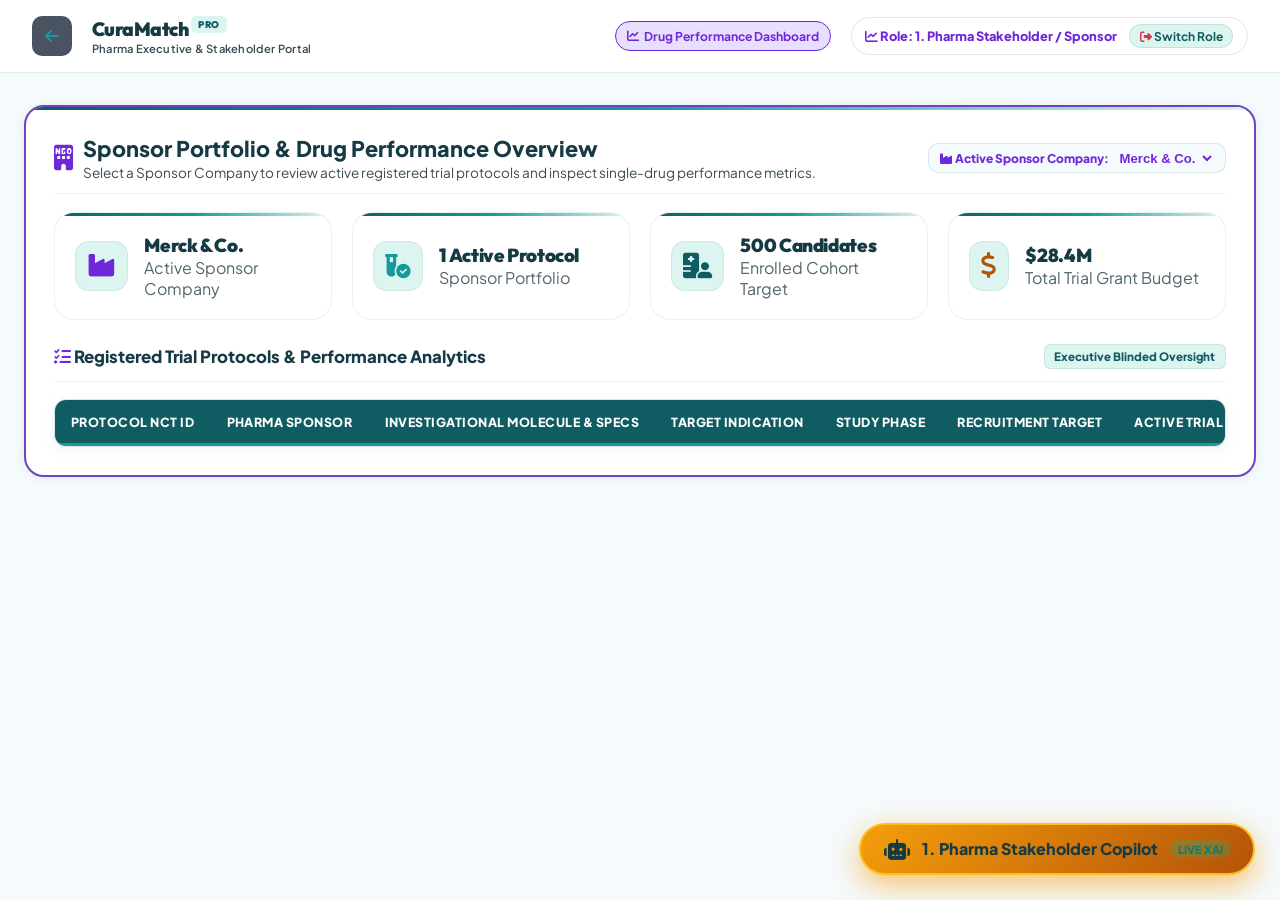
<file: stakeholder_portal.html>
<!DOCTYPE html>
<html lang="en">
<head>
    <meta charset="UTF-8">
    <meta name="viewport" content="width=device-width, initial-scale=1.0">
    <title>CuraMatch PRO - Pharma Stakeholder & Executive Portal</title>
    
    <!-- Google Fonts & FontAwesome -->
    <link rel="preconnect" href="https://fonts.googleapis.com">
    <link rel="preconnect" href="https://fonts.gstatic.com" crossorigin>
    <link href="https://fonts.googleapis.com/css2?family=Plus+Jakarta+Sans:wght@300;400;500;600;700;800;900&family=JetBrains+Mono:wght@400;600;800&display=swap" rel="stylesheet">
    <link rel="stylesheet" href="https://cdnjs.cloudflare.com/ajax/libs/font-awesome/6.4.0/css/all.min.css">
    
    <!-- Main Stylesheet -->
    <link rel="stylesheet" href="styles.css">

    <style>
        body {
            background: #F5FAFC;
            color: #52656D;
            font-family: 'Plus Jakarta Sans', sans-serif;
            margin: 0;
            padding: 0;
            min-height: 100vh;
        }

        h1, h2, h3, h4, h5, h6 { color: #163A43 !important; }
        .text-muted { color: #3A4B53 !important; }
        .clean-table th { background: #0F5C63 !important; color: #ffffff !important; }
        .badge-pro, .badge-tag { background: #DDF5F0 !important; color: #0F5C63 !important; }
        .card { background: #FFFFFF !important; }

        .portal-header {
            background: #FFFFFF;
            border-bottom: 1px solid rgba(15,92,99,0.12);
            padding: 1rem 2rem;
            display: flex;
            justify-content: space-between;
            align-items: center;
            position: sticky;
            top: 0;
            z-index: 100;
            backdrop-filter: blur(12px);
        }

        .portal-container {
            max-width: 1440px;
            margin: 2rem auto;
            padding: 0 1.5rem;
        }
    </style>
</head>
<body>

    <!-- STAKEHOLDER PORTAL HEADER -->
    <header class="portal-header">
        <div style="display: flex; align-items: center; gap: 1.25rem;">
            <a href="index.html" class="icon-btn" title="Switch Role" style="text-decoration:none; display:flex; align-items:center; justify-content:center; width:40px; height:40px; background:rgba(30,41,59,0.8); border-radius:10px; border:1px solid var(--border-color);">
                <i class="fa-solid fa-arrow-left text-cyan"></i>
            </a>
            <div class="brand-text">
                <span class="brand-name">CuraMatch <span class="badge-pro">PRO</span></span>
                <span class="brand-sub">Pharma Executive & Stakeholder Portal</span>
            </div>
        </div>

        <div style="display: flex; align-items: center; gap: 1.25rem;">
            <a href="drug_performance_dashboard.html" target="_blank" class="privacy-pill-btn" style="background: rgba(139,92,246,0.2); border-color: #6D28D9; color: #6D28D9; text-decoration: none;">
                <i class="fa-solid fa-chart-line"></i>
                <span>Drug Performance Dashboard</span>
            </a>

            <div style="background: #FFFFFF; padding: 0.4rem 0.85rem; border-radius: 30px; border: 1px solid rgba(15,92,99,0.12); display: flex; align-items: center; gap: 0.75rem;">
                <span style="font-size: 0.8rem; font-weight: 800; color: #6D28D9;">
                    <i class="fa-solid fa-chart-line text-purple"></i> Role: 1. Pharma Stakeholder / Sponsor
                </span>
                <a href="index.html" class="btn-secondary btn-sm" style="padding: 0.2rem 0.6rem; font-size: 0.75rem; border-radius: 20px; text-decoration: none;">
                    <i class="fa-solid fa-right-from-bracket text-red"></i> Switch Role
                </a>
            </div>
        </div>
    </header>

    <!-- STAKEHOLDER PORTAL MAIN CONTENT -->
    <main class="portal-container">
        <div class="card glass-panel" style="border: 2px solid var(--purple); background: #FFFFFF; padding: 1.75rem;">
            <div class="card-header flex-between mb-3 pb-3">
                <div class="header-title">
                    <i class="fa-solid fa-building-ngo icon-accent text-purple" style="font-size: 1.6rem;"></i>
                    <div>
                        <h2 style="font-size: 1.35rem; font-weight: 900; color: #163A43;">Sponsor Portfolio & Drug Performance Overview</h2>
                        <p style="font-size: 0.85rem; color: var(--text-muted); margin-top: 2px;">
                            Select a Sponsor Company to review active registered trial protocols and inspect single-drug performance metrics.
                        </p>
                    </div>
                </div>

                <div class="selector-box" style="margin:0;">
                    <label style="color: #6D28D9; font-size:0.75rem; font-weight:800;"><i class="fa-solid fa-industry"></i> Active Sponsor Company:</label>
                    <select id="pharmaSponsorSelect" onchange="switchPharmaSponsorCompany()" style="font-weight: 800; background: #F5FAFC; color: #6D28D9; border-color: #6D28D9;">
                        <option value="Merck">Merck & Co.</option>
                        <option value="Eli Lilly">Eli Lilly</option>
                        <option value="AstraZeneca">AstraZeneca</option>
                        <option value="Roche">Roche</option>
                        <option value="Novartis">Novartis</option>
                        <option value="Pfizer">Pfizer Inc.</option>
                    </select>
                </div>
            </div>

            <!-- SPONSOR STATS METRICS -->
            <div class="grid-4col spacious-grid mb-4">
                <div class="metric-stat-card">
                    <i class="fa-solid fa-industry stat-icon text-purple"></i>
                    <div>
                        <h3 id="pharmaActiveName">Merck & Co.</h3>
                        <p>Active Sponsor Company</p>
                    </div>
                </div>

                <div class="metric-stat-card">
                    <i class="fa-solid fa-vial-circle-check stat-icon text-cyan"></i>
                    <div>
                        <h3 id="pharmaTrialCount">1 Active Protocol</h3>
                        <p>Sponsor Portfolio</p>
                    </div>
                </div>

                <div class="metric-stat-card">
                    <i class="fa-solid fa-hospital-user stat-icon text-emerald"></i>
                    <div>
                        <h3 id="pharmaEnrolledCount">500 Candidates</h3>
                        <p>Enrolled Cohort Target</p>
                    </div>
                </div>

                <div class="metric-stat-card">
                    <i class="fa-solid fa-dollar-sign stat-icon text-amber"></i>
                    <div>
                        <h3 id="pharmaGrantBudget">$28.4M</h3>
                        <p>Total Trial Grant Budget</p>
                    </div>
                </div>
            </div>

            <!-- REGISTERED TRIALS TABLE -->
            <div class="card-header flex-between mb-2">
                <h4 style="font-size:1.05rem; font-weight:800;"><i class="fa-solid fa-list-check text-purple"></i> Registered Trial Protocols & Performance Analytics</h4>
                <span class="badge-tag text-purple">Executive Blinded Oversight</span>
            </div>

            <div class="table-wrapper">
                <table class="clean-table">
                    <thead>
                        <tr>
                            <th>Protocol NCT ID</th>
                            <th>Pharma Sponsor</th>
                            <th>Investigational Molecule & Specs</th>
                            <th>Target Indication</th>
                            <th>Study Phase</th>
                            <th>Recruitment Target</th>
                            <th>Active Trial Sites</th>
                            <th>Action</th>
                        </tr>
                    </thead>
                    <tbody id="pharmaTrialsTbody">
                        <!-- Populated dynamically by JS -->
                    </tbody>
                </table>
            </div>
        </div>
    </main>

    <!-- FLOATING AI CLINICAL TRIAL COPILOT CHATBOT WIDGET (ROLE INTEGRATED) -->
    <div id="aiClinicalChatbotLauncher" onclick="var m=document.getElementById('aiClinicalChatbotModal');if(m){m.style.display=(m.style.display==='flex'?'none':'flex');m.style.flexDirection='column';}" style="position: fixed; bottom: 25px; right: 25px; z-index: 9999999; background: linear-gradient(135deg, #f59e0b, #b45309); color: #163A43; padding: 0.85rem 1.4rem; border-radius: 50px; box-shadow: 0 10px 30px rgba(245,158,11,0.6); cursor: pointer; display: flex; align-items: center; gap: 0.75rem; border: 2px solid #fbbf24; font-weight: 800; transition: transform 0.2s ease;">
        <i class="fa-solid fa-robot" style="font-size: 1.3rem;"></i>
        <span id="aiChatbotLauncherLabel">1. Pharma Stakeholder Copilot</span>
        <span style="background: rgba(16,185,129,0.25); color:#0F7C78; font-size: 0.7rem; padding: 0.15rem 0.5rem; border-radius: 12px; font-weight: 800;">LIVE XAI</span>
    </div>

    <!-- AI CLINICAL CHATBOT MODAL WINDOW -->
    <div id="aiClinicalChatbotModal" style="display: none; position: fixed; bottom: 85px; right: 25px; z-index: 9999999; width: 430px; height: 570px; flex-direction: column; background: #FFFFFF; border: 2px solid #fbbf24; box-shadow: 0 20px 60px rgba(0,0,0,0.95); border-radius: 16px; overflow: hidden; backdrop-filter: blur(20px);">
        <!-- CHATBOT HEADER -->
        <div style="background: #FFFFFF; padding: 0.85rem 1.15rem; border-bottom: 1px solid rgba(15,92,99,0.12); display: flex; justify-content: space-between; align-items: center;">
            <div style="display: flex; align-items: center; gap: 0.65rem;">
                <div style="background: #f59e0b; width: 36px; height: 36px; border-radius: 50%; display: flex; align-items: center; justify-content: center; color: #163A43; font-size: 1rem;">
                    <i class="fa-solid fa-user-doctor"></i>
                </div>
                <div>
                    <h4 id="aiChatbotRoleTitle" style="font-size: 0.95rem; font-weight: 900; color: #163A43; margin: 0;">1. Pharma Stakeholder Copilot</h4>
                    <span style="font-size: 0.72rem; color: #0F7C78; font-weight: 700;"><i class="fa-solid fa-shield-check"></i> 21 CFR Part 11 Verified</span>
                </div>
            </div>
            <button onclick="var m=document.getElementById('aiClinicalChatbotModal');if(m)m.style.display='none';" style="background: none; border: none; color: #52656D; cursor: pointer; font-size: 1.2rem; padding: 0.2rem;"><i class="fa-solid fa-xmark"></i></button>
        </div>

        <!-- CHAT MESSAGES BODY -->
        <div id="aiChatbotMessagesList" style="flex: 1; padding: 1rem; overflow-y: auto; display: flex; flex-direction: column; gap: 0.85rem;">
            <div id="aiChatbotGreeting" class="msg msg-bot" style="background: #F5FAFC; border: 1px solid rgba(251,191,36,0.3); padding: 0.85rem; border-radius: 12px; font-size: 0.85rem; color: #52656D;">
                👋 Hello Sponsor! Ask me about trial grant budgets ($42.5M), Phase III efficacy, candidate enrollment targets, or executive drug performance analytics.
            </div>

            <!-- CHIPS -->
            <div id="aiChatbotPresetChips" style="display: flex; flex-direction: column; gap: 0.4rem;">
                <div style="font-size: 0.72rem; color: #6D28D9; font-weight: 800; text-transform: uppercase;">1. Stakeholder Executive Doubts:</div>
                <button onclick="askCopilotPreset('What is Merck & Co. Keytruda Portfolio ROI & Grant Budget?')" style="text-align: left; font-size: 0.78rem; padding: 0.4rem 0.75rem; border-radius: 8px; background: rgba(168,85,247,0.15); border: 1px solid #a855f7; color: #163A43; cursor: pointer;">
                    📊 What is Merck & Co. Keytruda Portfolio ROI & Grant Budget?
                </button>
                <button onclick="askCopilotPreset('Show Phase III Efficacy & Global Site Performance for NCT071204')" style="text-align: left; font-size: 0.78rem; padding: 0.4rem 0.75rem; border-radius: 8px; background: rgba(168,85,247,0.15); border: 1px solid #a855f7; color: #163A43; cursor: pointer;">
                    📈 Show Phase III Efficacy & Global Site Performance for NCT071204
                </button>
                <button onclick="askCopilotPreset('View Total Enrolled Candidate Financial Breakdown ($42.5M)')" style="text-align: left; font-size: 0.78rem; padding: 0.4rem 0.75rem; border-radius: 8px; background: rgba(168,85,247,0.15); border: 1px solid #a855f7; color: #163A43; cursor: pointer;">
                    💰 View Total Enrolled Candidate Financial Breakdown ($42.5M)
                </button>
            </div>
        </div>

        <!-- CHATBOT INPUT ROW -->
        <div style="padding: 0.85rem; background: #FFFFFF; border-top: 1px solid rgba(15,92,99,0.12); display: flex; gap: 0.5rem;">
            <input type="text" id="aiChatbotInput" placeholder="Ask AI Copilot any clinical doubt..." onkeydown="if(event.key === 'Enter') sendCopilotMessage()" style="flex: 1; background: #FFFFFF; border: 1px solid rgba(251,191,36,0.3); color: #163A43; padding: 0.5rem 0.85rem; border-radius: 8px; font-size: 0.85rem; outline: none;">
            <button onclick="sendCopilotMessage()" style="background: linear-gradient(135deg, #fbbf24, #f59e0b); color: #163A43; border: none; padding: 0.5rem 0.95rem; border-radius: 8px; cursor: pointer; font-weight: 800;">
                <i class="fa-solid fa-paper-plane"></i>
            </button>
        </div>
    </div>

    <!-- CORE JS SCRIPT -->
    <script>
        var currentRole = 'STAKEHOLDER_SPONSOR';
    </script>
    <script src="app.js"></script>
    <script>
        document.addEventListener('DOMContentLoaded', () => {
            currentRole = 'STAKEHOLDER_SPONSOR';
            updateCopilotChatbotForRole();
            switchPharmaSponsorCompany();
            renderPharmaPortalTable();
        });
    </script>
    <!-- INLINE AI CHATBOT TOGGLE OVERRIDE - GUARANTEED TO WORK -->
    <script>
        function toggleAiClinicalChatbot() {
            var modal = document.getElementById('aiClinicalChatbotModal');
            if (!modal) return;
            if (modal.style.display === 'flex') {
                modal.style.display = 'none';
            } else {
                modal.style.display = 'flex';
                modal.style.flexDirection = 'column';
                modal.style.position = 'fixed';
                modal.style.bottom = '85px';
                modal.style.right = '25px';
                modal.style.zIndex = '99999999';
                modal.style.width = '430px';
                modal.style.height = '570px';
                if (typeof updateCopilotChatbotForRole === 'function') updateCopilotChatbotForRole();
            }
        }
    </script>
</body>
</html>
</file>
<file: styles.css>
/* ==========================================================================
   CuraMatch AI Pro - Premium Enterprise Design System v4.0
   Clean Light Medical Theme — Teal + White + Mint
   ========================================================================== */

@import url('https://fonts.googleapis.com/css2?family=Plus+Jakarta+Sans:wght@400;600;700;800;900&family=Inter:wght@400;500;600;700;800&family=Outfit:wght@700;800;900&display=swap');

:root {
    --bg-dark: #F5FAFC;
    --bg-card: #FFFFFF;
    --bg-card-hover: #f0f7f9;
    --border-color: rgba(15, 92, 99, 0.1);
    --border-glow: rgba(21, 154, 156, 0.3);
    
    --primary: #0F5C63;
    --primary-gradient: linear-gradient(135deg, #0F5C63, #159A9C);
    --secondary: #159A9C;
    --accent: #DDF5F0;
    --warning: #e8920b;
    --danger: #dc3545;
    --purple: #6f42c1;
    --gold: #e8920b;
    --amber: #e8920b;
    
    --text-main: #163A43;
    --text-muted: #3a4b53;
    --text-dim: #54666f;
    
    --font-main: 'Plus Jakarta Sans', -apple-system, sans-serif;
    --font-body: 'Inter', sans-serif;
    --font-heading: 'Outfit', sans-serif;
    
    --radius-sm: 10px;
    --radius-md: 14px;
    --radius-lg: 20px;
    
    --transition: all 0.25s cubic-bezier(0.4, 0, 0.2, 1);
    --shadow-card: 0 2px 12px rgba(15, 92, 99, 0.06), 0 1px 4px rgba(0, 0, 0, 0.04);
    --shadow-glow: 0 4px 20px rgba(15, 92, 99, 0.08);
}

* {
    box-sizing: border-box;
    margin: 0;
    padding: 0;
}

body.dark-theme {
    background-color: var(--bg-dark);
    background-image: 
        radial-gradient(ellipse at 0% 0%, rgba(221, 245, 240, 0.5) 0px, transparent 50%),
        radial-gradient(ellipse at 100% 100%, rgba(21, 154, 156, 0.06) 0px, transparent 50%);
    background-attachment: fixed;
    color: var(--text-main);
    font-family: var(--font-body);
    line-height: 1.6;
    min-height: 100vh;
    overflow-x: hidden;
}

/* ── HEADER ── */
.app-header {
    background: #FFFFFF;
    backdrop-filter: blur(20px);
    border-bottom: 1px solid rgba(15, 92, 99, 0.1);
    position: sticky;
    top: 0;
    z-index: 2000;
    width: 100%;
    box-shadow: 0 1px 8px rgba(15, 92, 99, 0.06);
}

.header-top-row {
    display: flex;
    align-items: center;
    justify-content: space-between;
    padding: 0.5rem 1.25rem;
    border-bottom: 1px solid rgba(15, 92, 99, 0.06);
    gap: 0.75rem;
    flex-wrap: wrap;
}

.header-left {
    display: flex;
    align-items: center;
    gap: 0.65rem;
    flex-wrap: wrap;
}

.logo-icon-box {
    width: 40px;
    height: 40px;
    border-radius: 12px;
    background: linear-gradient(135deg, #0F5C63, #159A9C);
    display: flex;
    align-items: center;
    justify-content: center;
    font-size: 1.2rem;
    color: white;
    box-shadow: 0 4px 16px rgba(15, 92, 99, 0.25);
    transition: var(--transition);
}

.logo-icon-box:hover {
    transform: scale(1.08) rotate(2deg);
    box-shadow: 0 6px 24px rgba(15, 92, 99, 0.35);
}

.brand-name {
    font-family: var(--font-heading);
    font-size: 1.2rem;
    font-weight: 900;
    letter-spacing: -0.03em;
    color: #163A43;
}

.badge-pro {
    background: linear-gradient(135deg, #0F5C63, #159A9C);
    color: white;
    font-size: 0.6rem;
    font-weight: 900;
    padding: 0.15rem 0.45rem;
    border-radius: 5px;
    vertical-align: super;
    letter-spacing: 0.04em;
}

.brand-sub {
    display: block;
    font-size: 0.7rem;
    color: var(--text-muted);
    font-weight: 600;
    letter-spacing: 0.02em;
}

.privacy-pill-btn {
    display: inline-flex;
    align-items: center;
    gap: 0.35rem;
    background: var(--accent);
    border: 1px solid rgba(15, 92, 99, 0.12);
    color: var(--primary);
    padding: 0.35rem 0.65rem;
    border-radius: 20px;
    font-size: 0.76rem;
    font-weight: 700;
    cursor: pointer;
    transition: var(--transition);
    white-space: nowrap;
}

.privacy-pill-btn:hover {
    background: #cdf0e8;
    border-color: rgba(15, 92, 99, 0.25);
    color: #0F5C63;
    transform: translateY(-1px);
    box-shadow: 0 4px 12px rgba(15, 92, 99, 0.1);
}

.privacy-pill-btn.active {
    background: #0F5C63;
    border-color: #0F5C63;
    color: white;
}

.header-right {
    display: flex;
    align-items: center;
    gap: 0.6rem;
    flex-wrap: wrap;
    justify-content: flex-end;
}

.selector-box {
    display: flex;
    align-items: center;
    gap: 0.4rem;
    background: #F5FAFC;
    border: 1px solid rgba(15, 92, 99, 0.12);
    padding: 0.35rem 0.65rem;
    border-radius: var(--radius-sm);
    font-size: 0.78rem;
    font-weight: 700;
}

.selector-box select {
    background: transparent;
    border: none;
    color: var(--text-main);
    font-weight: 800;
    outline: none;
    cursor: pointer;
    font-size: 0.82rem;
}

select option {
    background-color: #FFFFFF !important;
    color: #163A43 !important;
    padding: 8px !important;
}

/* ── NAVIGATION TABS ── */
.direct-nav-bar {
    display: flex;
    align-items: center;
    gap: 0.35rem;
    padding: 0.45rem 1.25rem;
    background: #FFFFFF;
    overflow-x: auto;
    white-space: nowrap;
    scrollbar-width: thin;
    border-bottom: 1px solid rgba(15, 92, 99, 0.06);
}

.nav-tab-btn {
    background: transparent;
    border: 1px solid rgba(15, 92, 99, 0.08);
    color: var(--text-muted);
    padding: 0.5rem 0.9rem;
    border-radius: var(--radius-sm);
    font-family: var(--font-main);
    font-weight: 700;
    font-size: 0.82rem;
    cursor: pointer;
    display: inline-flex;
    align-items: center;
    gap: 0.5rem;
    transition: var(--transition);
    flex-shrink: 0;
    position: relative;
}

.nav-tab-btn:hover {
    background: var(--accent);
    border-color: rgba(15, 92, 99, 0.15);
    color: #0F5C63;
    transform: translateY(-1px);
}

.nav-tab-btn.active {
    background: #0F5C63;
    border: 1.5px solid #0F5C63;
    color: white;
    box-shadow: 0 4px 16px rgba(15, 92, 99, 0.2);
}

.nav-tab-btn.active::after {
    content: '';
    position: absolute;
    bottom: -1px;
    left: 20%;
    width: 60%;
    height: 2px;
    background: linear-gradient(90deg, #159A9C, #0F5C63);
    border-radius: 2px;
}

/* ── MAIN CONTAINER ── */
.main-container {
    padding: 1.5rem 2rem;
    max-width: 1680px;
    margin: 0 auto;
    min-height: calc(100vh - 120px);
}

.tab-content {
    display: none;
}

.tab-content.active {
    display: block !important;
    animation: fadeSlideIn 0.35s ease-out;
}

@keyframes fadeSlideIn {
    from { opacity: 0; transform: translateY(10px); }
    to { opacity: 1; transform: translateY(0); }
}

@keyframes subtlePulse {
    0%, 100% { opacity: 1; }
    50% { opacity: 0.7; }
}

.spacious-grid {
    display: grid;
    grid-template-columns: 1fr 1fr;
    gap: 1.5rem;
}

.grid-3col {
    display: grid;
    grid-template-columns: repeat(3, 1fr);
    gap: 1.25rem;
}

.grid-4col {
    display: grid;
    grid-template-columns: repeat(4, 1fr);
    gap: 1.25rem;
}

.mb-2 { margin-bottom: 0.5rem; }
.mb-3 { margin-bottom: 1rem; }
.mb-4 { margin-bottom: 1.5rem; }
.mt-3 { margin-top: 1rem; }
.mt-4 { margin-top: 1.5rem; }

.flex-between {
    display: flex;
    align-items: center;
    justify-content: space-between;
}

.flex-row {
    display: flex;
    align-items: center;
    gap: 0.75rem;
}

/* ── GLASSMORPHISM CARDS ── */
.glass-panel {
    background: #FFFFFF;
    border: 1px solid rgba(15, 92, 99, 0.08);
    border-radius: var(--radius-lg);
    padding: 1.5rem;
    box-shadow: var(--shadow-card);
    transition: var(--transition);
    position: relative;
    overflow: hidden;
}

.glass-panel::before {
    content: '';
    position: absolute;
    top: 0;
    left: 0;
    right: 0;
    height: 3px;
    background: linear-gradient(90deg, #0F5C63, #159A9C, #DDF5F0);
    border-radius: 20px 20px 0 0;
}

.glass-panel:hover {
    border-color: rgba(15, 92, 99, 0.15);
    box-shadow: var(--shadow-card), var(--shadow-glow);
}

.card-header {
    display: flex;
    align-items: center;
    justify-content: space-between;
    margin-bottom: 1.1rem;
    padding-bottom: 0.75rem;
    border-bottom: 1px solid rgba(15, 92, 99, 0.08);
}

.header-title {
    display: flex;
    align-items: center;
    gap: 0.65rem;
}

.header-title h3 {
    font-family: var(--font-heading);
    font-size: 1.1rem;
    font-weight: 800;
    color: #163A43;
    letter-spacing: -0.01em;
}

.icon-accent {
    color: #0F5C63;
    font-size: 1.2rem;
}

.badge-tag {
    font-size: 0.72rem;
    font-weight: 800;
    background: var(--accent);
    color: #0F5C63;
    padding: 0.25rem 0.6rem;
    border-radius: 6px;
    border: 1px solid rgba(15, 92, 99, 0.1);
    white-space: nowrap;
    display: inline-flex;
    align-items: center;
    gap: 4px;
}

.badge-ai-pill {
    background: var(--primary-gradient);
    color: white;
    font-size: 0.72rem;
    font-weight: 800;
    padding: 0.25rem 0.75rem;
    border-radius: 16px;
    letter-spacing: 0.03em;
}

/* ── MAP ── */
.map-container {
    width: 100%;
    min-height: 280px;
    height: 280px;
    border-radius: var(--radius-md);
    overflow: hidden;
    border: 1px solid rgba(15, 92, 99, 0.1);
    position: relative;
    z-index: 1;
    background: #e8f4f8;
}

.leaflet-container {
    background-color: #e8f4f8 !important;
    font-family: var(--font-main) !important;
}

/* ── OCR SCANNER ── */
.ocr-image-wrapper {
    position: relative;
    width: 100%;
    height: 240px;
    border-radius: var(--radius-md);
    overflow: hidden;
    border: 2px solid rgba(15, 92, 99, 0.2);
    box-shadow: 0 4px 16px rgba(15, 92, 99, 0.08);
    background: #f0f7f9;
}

.ocr-image-wrapper img {
    width: 100%;
    height: 100%;
    object-fit: cover;
    opacity: 0.9;
}

.ocr-scanner-laser {
    position: absolute;
    top: 0; left: 0;
    width: 100%;
    height: 3px;
    background: linear-gradient(90deg, transparent, #0F5C63, #159A9C, #0F5C63, transparent);
    box-shadow: 0 0 15px #159A9C;
    z-index: 10;
    animation: scanLaser 2.2s ease-in-out infinite alternate;
}

@keyframes scanLaser {
    0% { top: 0%; }
    100% { top: 96%; }
}

.ocr-data-chip {
    background: #F5FAFC;
    border: 1px solid rgba(15, 92, 99, 0.1);
    padding: 0.6rem 0.9rem;
    border-radius: var(--radius-sm);
    display: flex;
    align-items: center;
    justify-content: space-between;
    font-size: 0.84rem;
    transition: var(--transition);
}

.ocr-data-chip:hover {
    border-color: rgba(15, 92, 99, 0.2);
    background: #eef7f3;
}

.ocr-data-chip strong {
    color: #0F5C63;
}

/* ── PROTOCOL CRITERIA ── */
.pretty-protocol-textarea {
    font-family: var(--font-main);
    font-size: 0.88rem;
    line-height: 1.55;
    background: #F5FAFC;
    color: #163A43;
    border: 1px solid rgba(15, 92, 99, 0.15);
    border-radius: var(--radius-sm);
    padding: 0.9rem;
    transition: var(--transition);
}

.pretty-protocol-textarea:focus {
    border-color: #0F5C63;
    box-shadow: 0 0 0 3px rgba(15, 92, 99, 0.08);
}

.pretty-logic-graph-box {
    background: #F5FAFC;
    border: 1px solid rgba(15, 92, 99, 0.1);
    border-radius: var(--radius-md);
    padding: 0.9rem;
    display: flex;
    flex-direction: column;
    gap: 0.55rem;
}

.node-group {
    background: #FFFFFF;
    border: 1px solid rgba(15, 92, 99, 0.08);
    padding: 0.65rem 0.85rem;
    border-radius: var(--radius-sm);
    display: flex;
    align-items: center;
    justify-content: space-between;
    font-family: var(--font-main);
    font-size: 0.84rem;
    font-weight: 600;
    color: #163A43;
    transition: var(--transition);
}

.node-group:hover {
    border-color: rgba(15, 92, 99, 0.2);
}

.node-operator {
    background: linear-gradient(135deg, #0F5C63, #159A9C);
    color: white;
    padding: 0.15rem 0.55rem;
    border-radius: 6px;
    font-size: 0.7rem;
    font-weight: 800;
}

.pretty-json-box {
    background: #F5FAFC;
    border: 1px solid rgba(15, 92, 99, 0.1);
    border-radius: var(--radius-md);
    padding: 1rem;
    max-height: 230px;
    overflow-y: auto;
}

.pretty-json-box pre {
    font-family: 'JetBrains Mono', 'Fira Code', monospace;
    font-size: 0.8rem;
    line-height: 1.6;
    color: #0F5C63;
    white-space: pre-wrap;
    word-break: break-word;
}

/* ── UPLOAD ZONE ── */
.upload-drop-zone {
    background: #F5FAFC;
    border: 2px dashed rgba(15, 92, 99, 0.2);
    border-radius: var(--radius-lg);
    padding: 2.2rem 1.8rem;
    text-align: center;
    cursor: pointer;
    transition: var(--transition);
}

.upload-drop-zone:hover {
    background: var(--accent);
    border-color: #0F5C63;
    transform: translateY(-2px);
    box-shadow: 0 8px 24px rgba(15, 92, 99, 0.08);
}

.upload-icon {
    font-size: 2.5rem;
    margin-bottom: 0.4rem;
}

/* ── FORMS ── */
.form-group {
    margin-bottom: 1rem;
}

.form-label {
    display: block;
    font-size: 0.82rem;
    font-weight: 700;
    color: var(--text-muted);
    margin-bottom: 0.35rem;
}

.form-control, .form-select {
    width: 100%;
    background: #FFFFFF;
    border: 1px solid rgba(15, 92, 99, 0.15);
    border-radius: var(--radius-sm);
    padding: 0.65rem 0.85rem;
    color: var(--text-main);
    font-family: var(--font-body);
    font-size: 0.88rem;
    outline: none;
    transition: var(--transition);
}

.form-control:focus, .form-select:focus {
    border-color: #0F5C63;
    box-shadow: 0 0 0 3px rgba(15, 92, 99, 0.08);
}

.divider-line {
    display: flex;
    align-items: center;
    text-align: center;
    font-size: 0.72rem;
    font-weight: 800;
    color: #0F5C63;
    letter-spacing: 0.05em;
    margin: 0.85rem 0;
}

.divider-line::before, .divider-line::after {
    content: '';
    flex: 1;
    border-bottom: 1px dashed rgba(15, 92, 99, 0.15);
}

.divider-line span {
    padding: 0 0.65rem;
}

.form-range {
    width: 100%;
    height: 6px;
    background: rgba(15, 92, 99, 0.1);
    border-radius: 3px;
    outline: none;
    cursor: pointer;
    margin-top: 0.25rem;
}

.form-range::-webkit-slider-thumb {
    -webkit-appearance: none;
    appearance: none;
    width: 18px;
    height: 18px;
    border-radius: 50%;
    background: linear-gradient(135deg, #0F5C63, #159A9C);
    box-shadow: 0 2px 8px rgba(15, 92, 99, 0.3);
    cursor: pointer;
}

/* ── SCORE CIRCLE ── */
.score-card-header {
    display: flex;
    align-items: center;
    gap: 1.25rem;
    background: #F5FAFC;
    border: 1px solid rgba(15, 92, 99, 0.08);
    padding: 1rem 1.2rem;
    border-radius: var(--radius-md);
}

.score-circle {
    width: 85px;
    height: 85px;
    border-radius: 50%;
    display: flex;
    align-items: center;
    justify-content: center;
    font-family: var(--font-heading);
    font-size: 1.75rem;
    font-weight: 900;
    border: 4px solid;
    position: relative;
}

.score-circle.score-high {
    border-color: #159A9C;
    color: #0F5C63;
    box-shadow: 0 0 20px rgba(21, 154, 156, 0.2);
}

.score-circle.score-fail {
    border-color: var(--danger);
    color: var(--danger);
    box-shadow: 0 0 20px rgba(220, 53, 69, 0.15);
}

.status-eligible { color: #0F5C63; }
.status-excluded { color: var(--danger); }

.criteria-list {
    display: flex;
    flex-direction: column;
    gap: 0.55rem;
}

.criteria-item {
    background: #F5FAFC;
    border: 1px solid rgba(15, 92, 99, 0.08);
    padding: 0.65rem 0.85rem;
    border-radius: var(--radius-sm);
    display: flex;
    align-items: center;
    justify-content: space-between;
    font-size: 0.84rem;
    cursor: pointer;
    transition: var(--transition);
    color: #163A43;
}

.criteria-item:hover {
    border-color: rgba(15, 92, 99, 0.2);
    background: var(--accent);
    transform: translateX(3px);
}

.criteria-item.pass { border-left: 4px solid #159A9C; }
.criteria-item.fail { border-left: 4px solid var(--danger); }

.criteria-status.pass { color: #0F5C63; }
.criteria-status.fail { color: var(--danger); }

/* ── CHAT ── */
.preset-chips {
    display: flex;
    gap: 0.4rem;
    flex-wrap: wrap;
}

.chip {
    background: var(--accent);
    border: 1px solid rgba(15, 92, 99, 0.1);
    color: #0F5C63;
    padding: 0.35rem 0.75rem;
    border-radius: 16px;
    font-size: 0.75rem;
    font-weight: 700;
    cursor: pointer;
    transition: var(--transition);
}

.chip:hover {
    background: #0F5C63;
    border-color: #0F5C63;
    color: white;
    transform: translateY(-1px);
}

.chat-history {
    overflow-y: auto;
    display: flex;
    flex-direction: column;
    gap: 0.65rem;
}

.msg {
    max-width: 85%;
    padding: 0.65rem 0.85rem;
    border-radius: var(--radius-md);
    font-size: 0.84rem;
    line-height: 1.45;
}

.msg-bot {
    background: #F5FAFC;
    color: #163A43;
    align-self: flex-start;
    border: 1px solid rgba(15, 92, 99, 0.08);
}

.msg-user {
    background: linear-gradient(135deg, #0F5C63, #159A9C);
    color: white;
    font-weight: 700;
    align-self: flex-end;
}

.chat-input-row {
    display: flex;
    gap: 0.5rem;
}

/* ── METRIC STAT CARDS ── */
.metric-stat-card {
    background: #FFFFFF;
    border: 1px solid rgba(15, 92, 99, 0.08);
    border-radius: var(--radius-lg);
    padding: 1.25rem;
    display: flex;
    align-items: center;
    gap: 1rem;
    transition: var(--transition);
    position: relative;
    overflow: hidden;
}

.metric-stat-card::before {
    content: '';
    position: absolute;
    top: 0;
    left: 0;
    right: 0;
    height: 3px;
    background: linear-gradient(90deg, #0F5C63, #159A9C, #DDF5F0);
}

.metric-stat-card:hover {
    transform: translateY(-3px);
    border-color: rgba(15, 92, 99, 0.15);
    box-shadow: 0 8px 24px rgba(15, 92, 99, 0.08);
}

.metric-stat-card h3 {
    font-family: var(--font-heading);
    font-weight: 900;
    letter-spacing: -0.02em;
    color: #163A43;
}

.stat-icon {
    font-size: 1.6rem;
    background: var(--accent);
    padding: 0.7rem;
    border-radius: var(--radius-md);
    border: 1px solid rgba(15, 92, 99, 0.08);
}

/* ── UNIFORM PREMIUM CLINICAL TABLE STYLING ── */
.table-wrapper {
    overflow-x: auto;
    border-radius: 12px;
    border: 1px solid rgba(15, 92, 99, 0.15);
    box-shadow: 0 4px 16px rgba(15, 92, 99, 0.05);
    background: #FFFFFF;
}

table, .clean-table {
    width: 100%;
    border-collapse: collapse;
    font-size: 0.85rem;
    text-align: left;
    background: #FFFFFF;
}

table th, .clean-table th {
    background: #0F5C63 !important;
    color: #FFFFFF !important;
    padding: 0.85rem 1rem !important;
    font-weight: 800 !important;
    border-bottom: 3px solid #159A9C !important;
    font-size: 0.78rem !important;
    text-transform: uppercase !important;
    letter-spacing: 0.04em !important;
    white-space: nowrap !important;
}

table td, .clean-table td {
    padding: 0.85rem 1rem !important;
    border-bottom: 1px solid rgba(15, 92, 99, 0.08) !important;
    vertical-align: middle !important;
    color: #52656D !important;
    transition: var(--transition);
}

table tbody tr:nth-child(even), .clean-table tbody tr:nth-child(even) {
    background-color: #F8FAFC;
}

table tbody tr:hover, .clean-table tbody tr:hover {
    background-color: #E6F7FA !important;
}

table tbody tr:hover td, .clean-table tbody tr:hover td {
    color: #163A43 !important;
}

table td strong, .clean-table td strong {
    color: #0F5C63;
    font-weight: 800;
}

table td code, .clean-table td code {
    font-family: 'JetBrains Mono', monospace;
    font-size: 0.75rem;
    color: #0F7C78;
    background: #F5FAFC;
    padding: 0.2rem 0.4rem;
    border-radius: 4px;
    border: 1px solid rgba(15, 92, 99, 0.1);
}

/* ── BUTTONS ── */
.btn-primary {
    background: linear-gradient(135deg, #0F5C63, #159A9C);
    color: white;
    border: none;
    padding: 0.65rem 1.2rem;
    border-radius: var(--radius-sm);
    font-family: var(--font-main);
    font-weight: 800;
    cursor: pointer;
    transition: var(--transition);
    position: relative;
    overflow: hidden;
    letter-spacing: 0.01em;
}

.btn-primary::before {
    content: '';
    position: absolute;
    top: 0; left: -100%;
    width: 100%; height: 100%;
    background: linear-gradient(90deg, transparent, rgba(255,255,255,0.2), transparent);
    transition: left 0.5s;
}

.btn-primary:hover {
    box-shadow: 0 4px 16px rgba(15, 92, 99, 0.3);
    transform: translateY(-2px);
}

.btn-primary:hover::before {
    left: 100%;
}

.btn-secondary {
    background: var(--accent);
    border: 1px solid rgba(15, 92, 99, 0.12);
    color: #0F5C63;
    padding: 0.55rem 0.95rem;
    border-radius: var(--radius-sm);
    font-weight: 700;
    cursor: pointer;
    transition: var(--transition);
}

.btn-secondary:hover {
    background: #cdf0e8;
    border-color: rgba(15, 92, 99, 0.2);
    transform: translateY(-1px);
}

.btn-sm { padding: 0.4rem 0.75rem; font-size: 0.76rem; }
.btn-large { padding: 0.85rem 1.4rem; font-size: 0.95rem; }
.btn-full { width: 100%; }

.hidden { display: none !important; }

.text-emerald { color: #0F5C63; }
.text-cyan { color: #159A9C; }
.text-red { color: var(--danger); }
.text-amber { color: #B45309; }
.text-purple { color: #6D28D9; }

/* ── MODALS ── */
.modal-overlay {
    position: fixed;
    top: 0; left: 0;
    width: 100vw; height: 100vh;
    background: rgba(22, 58, 67, 0.6);
    backdrop-filter: blur(12px);
    display: flex;
    align-items: center;
    justify-content: center;
    z-index: 3500;
}

.modal-content {
    width: 580px;
    max-width: 90%;
}

/* ── AI CHATBOT WIDGET ── */
#aiClinicalChatbotLauncher {
    position: fixed !important;
    bottom: 25px !important;
    right: 25px !important;
    z-index: 999999999 !important;
    cursor: pointer !important;
    user-select: none !important;
}

#aiClinicalChatbotModal {
    position: fixed !important;
    bottom: 85px !important;
    right: 25px !important;
    z-index: 999999999 !important;
}

/* ── SCROLLBAR ── */
::-webkit-scrollbar {
    width: 6px;
    height: 6px;
}

::-webkit-scrollbar-track {
    background: transparent;
}

::-webkit-scrollbar-thumb {
    background: rgba(15, 92, 99, 0.15);
    border-radius: 3px;
}

::-webkit-scrollbar-thumb:hover {
    background: rgba(15, 92, 99, 0.3);
}

/* ── PULSE GLOW ── */
.pulse-glow {
    animation: pulseGlow 2.5s ease-in-out infinite;
}

@keyframes pulseGlow {
    0%, 100% { filter: drop-shadow(0 0 3px rgba(255, 255, 255, 0.5)); }
    50% { filter: drop-shadow(0 0 8px rgba(255, 255, 255, 0.9)); }
}

/* ── RESPONSIVE ── */
@media (max-width: 1200px) {
    .grid-4col { grid-template-columns: repeat(2, 1fr); }
    .grid-3col { grid-template-columns: repeat(2, 1fr); }
}

@media (max-width: 768px) {
    .main-container { padding: 1rem; }
    .grid-4col, .grid-3col, .spacious-grid { grid-template-columns: 1fr; }
    .header-top-row { padding: 0.4rem 0.75rem; }
}
</file>
